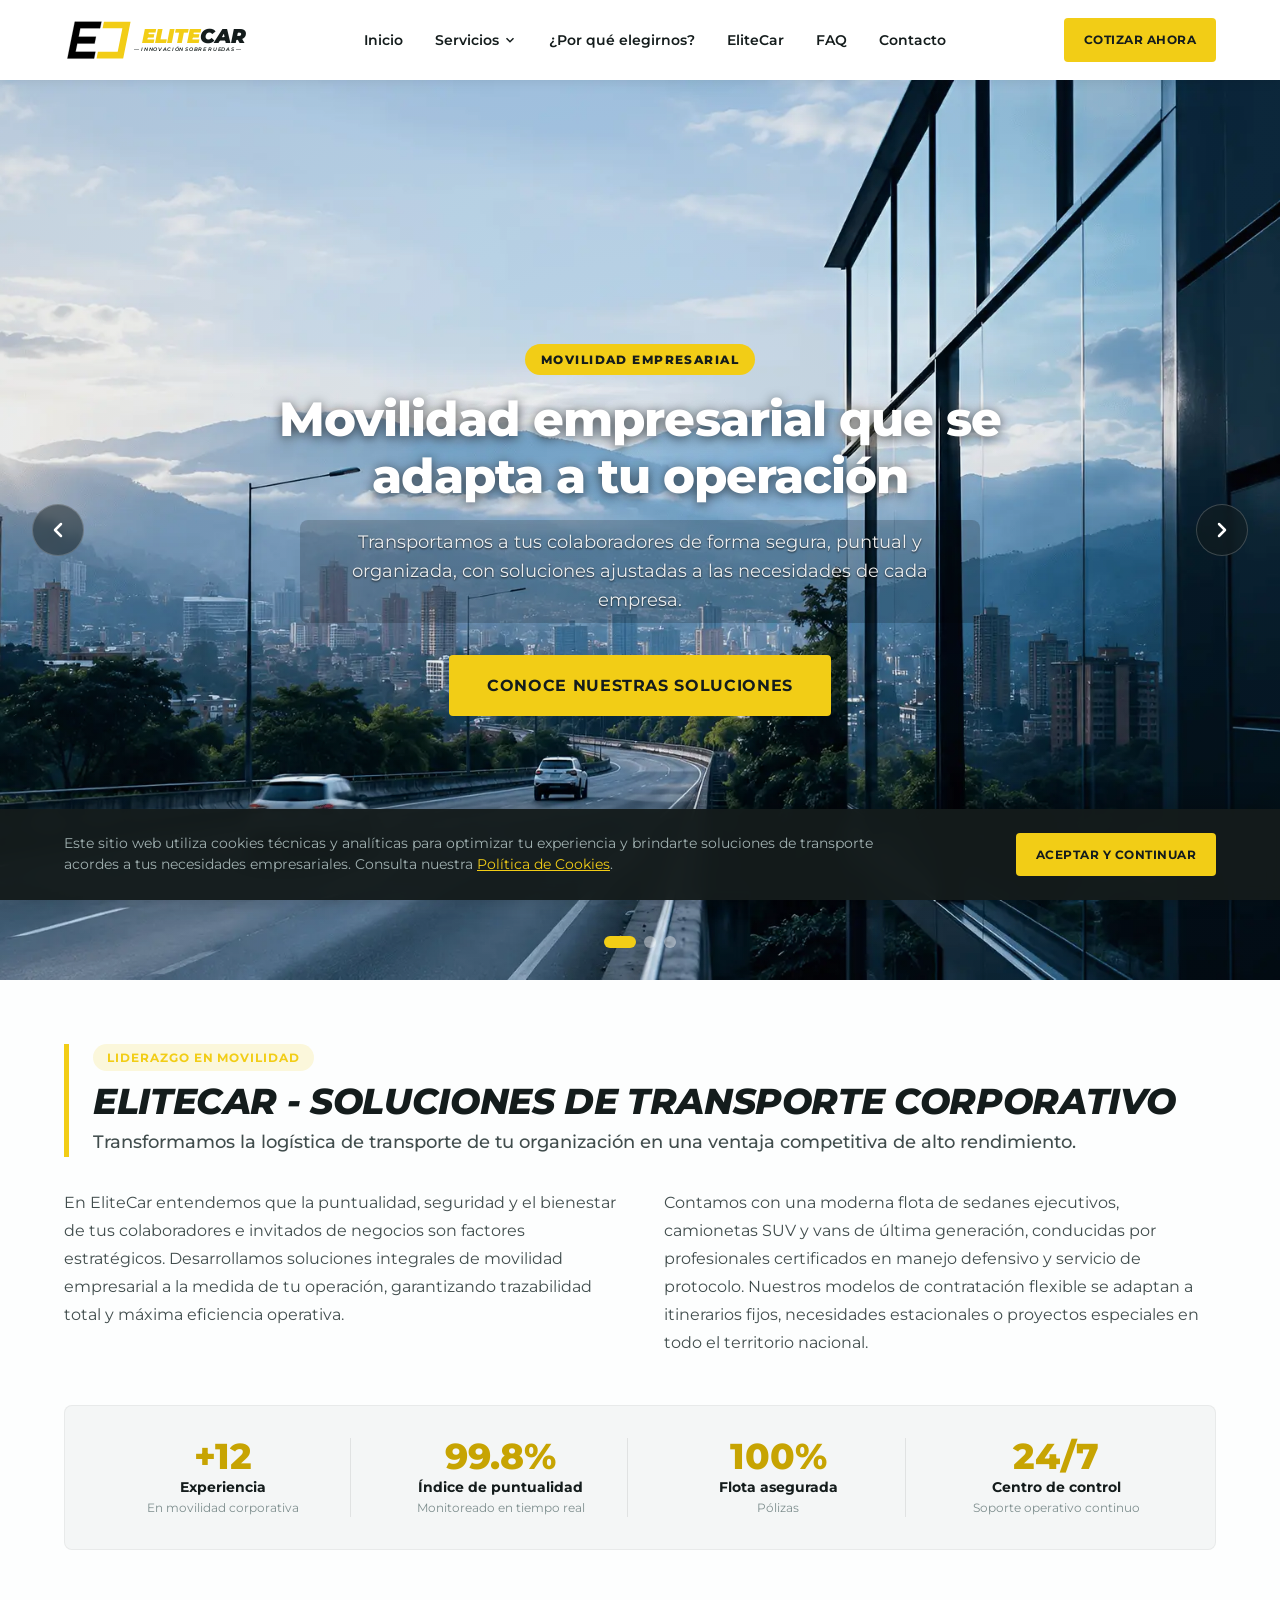
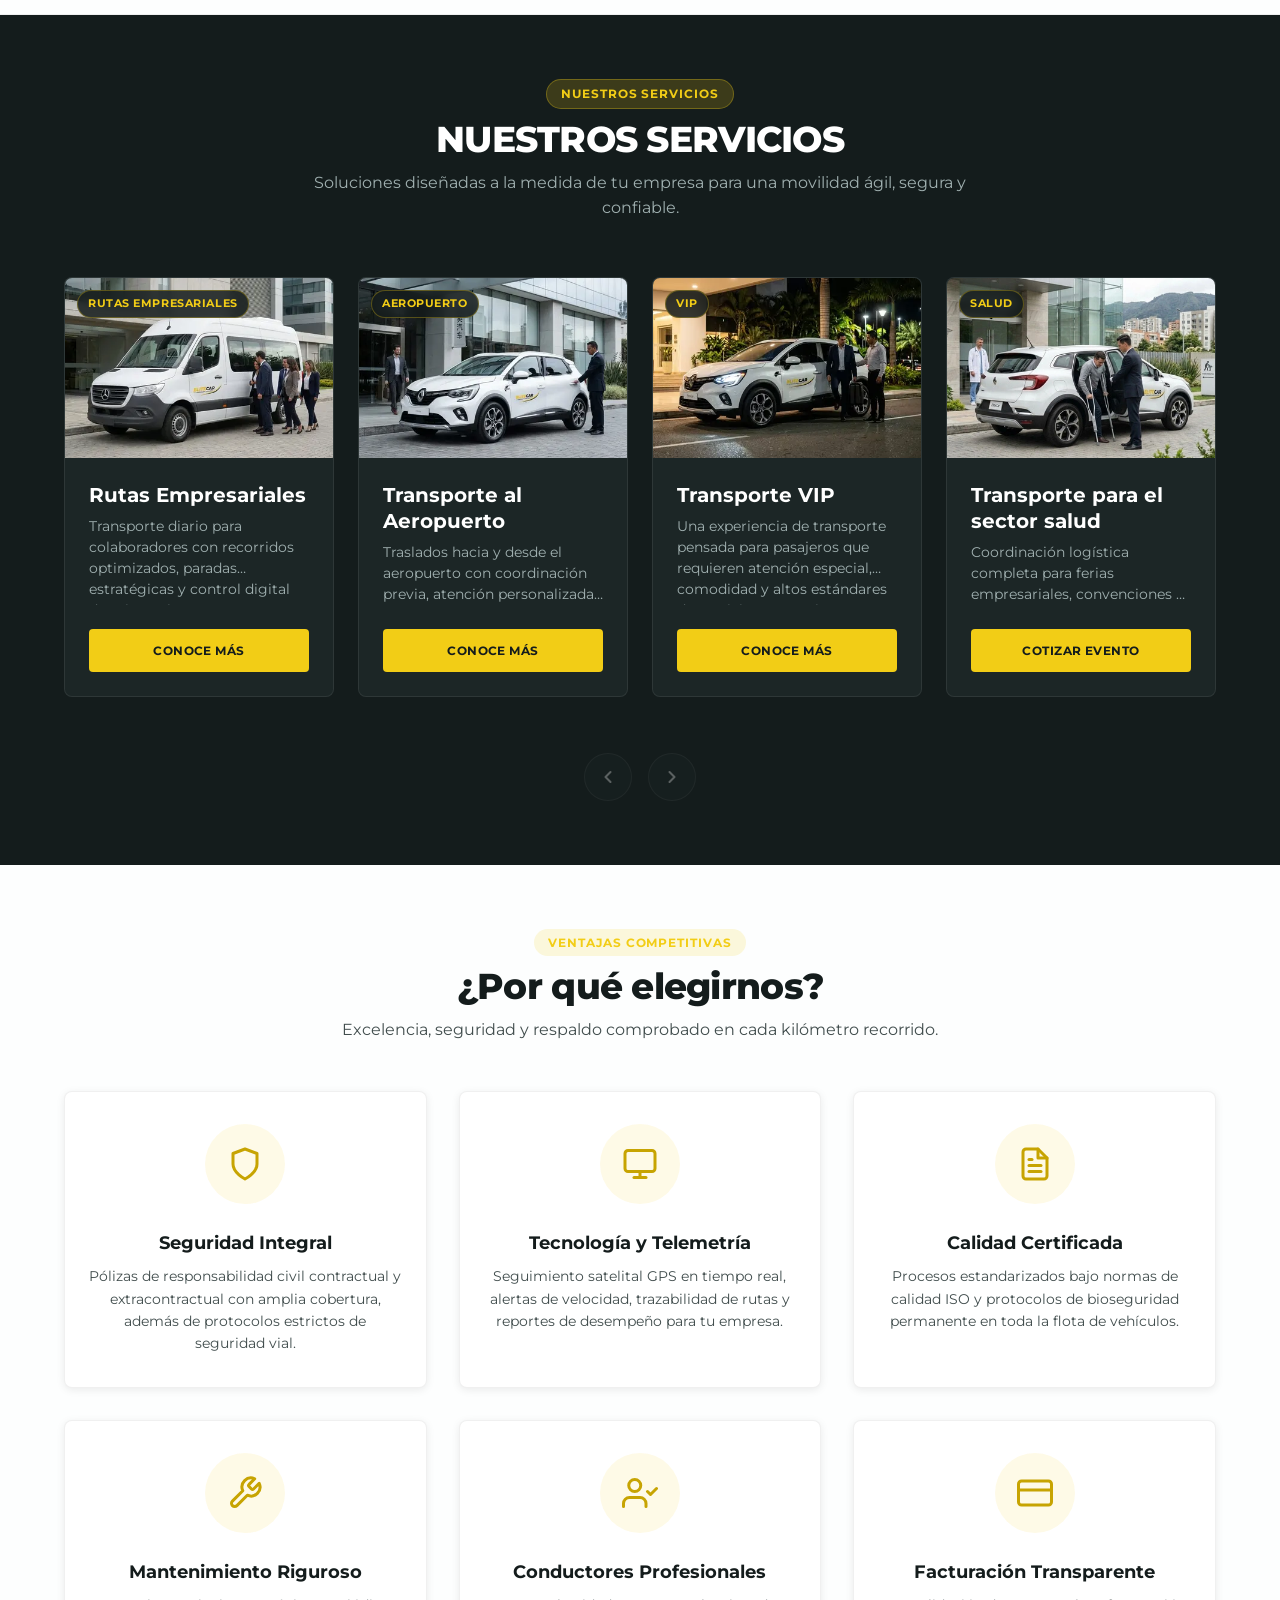
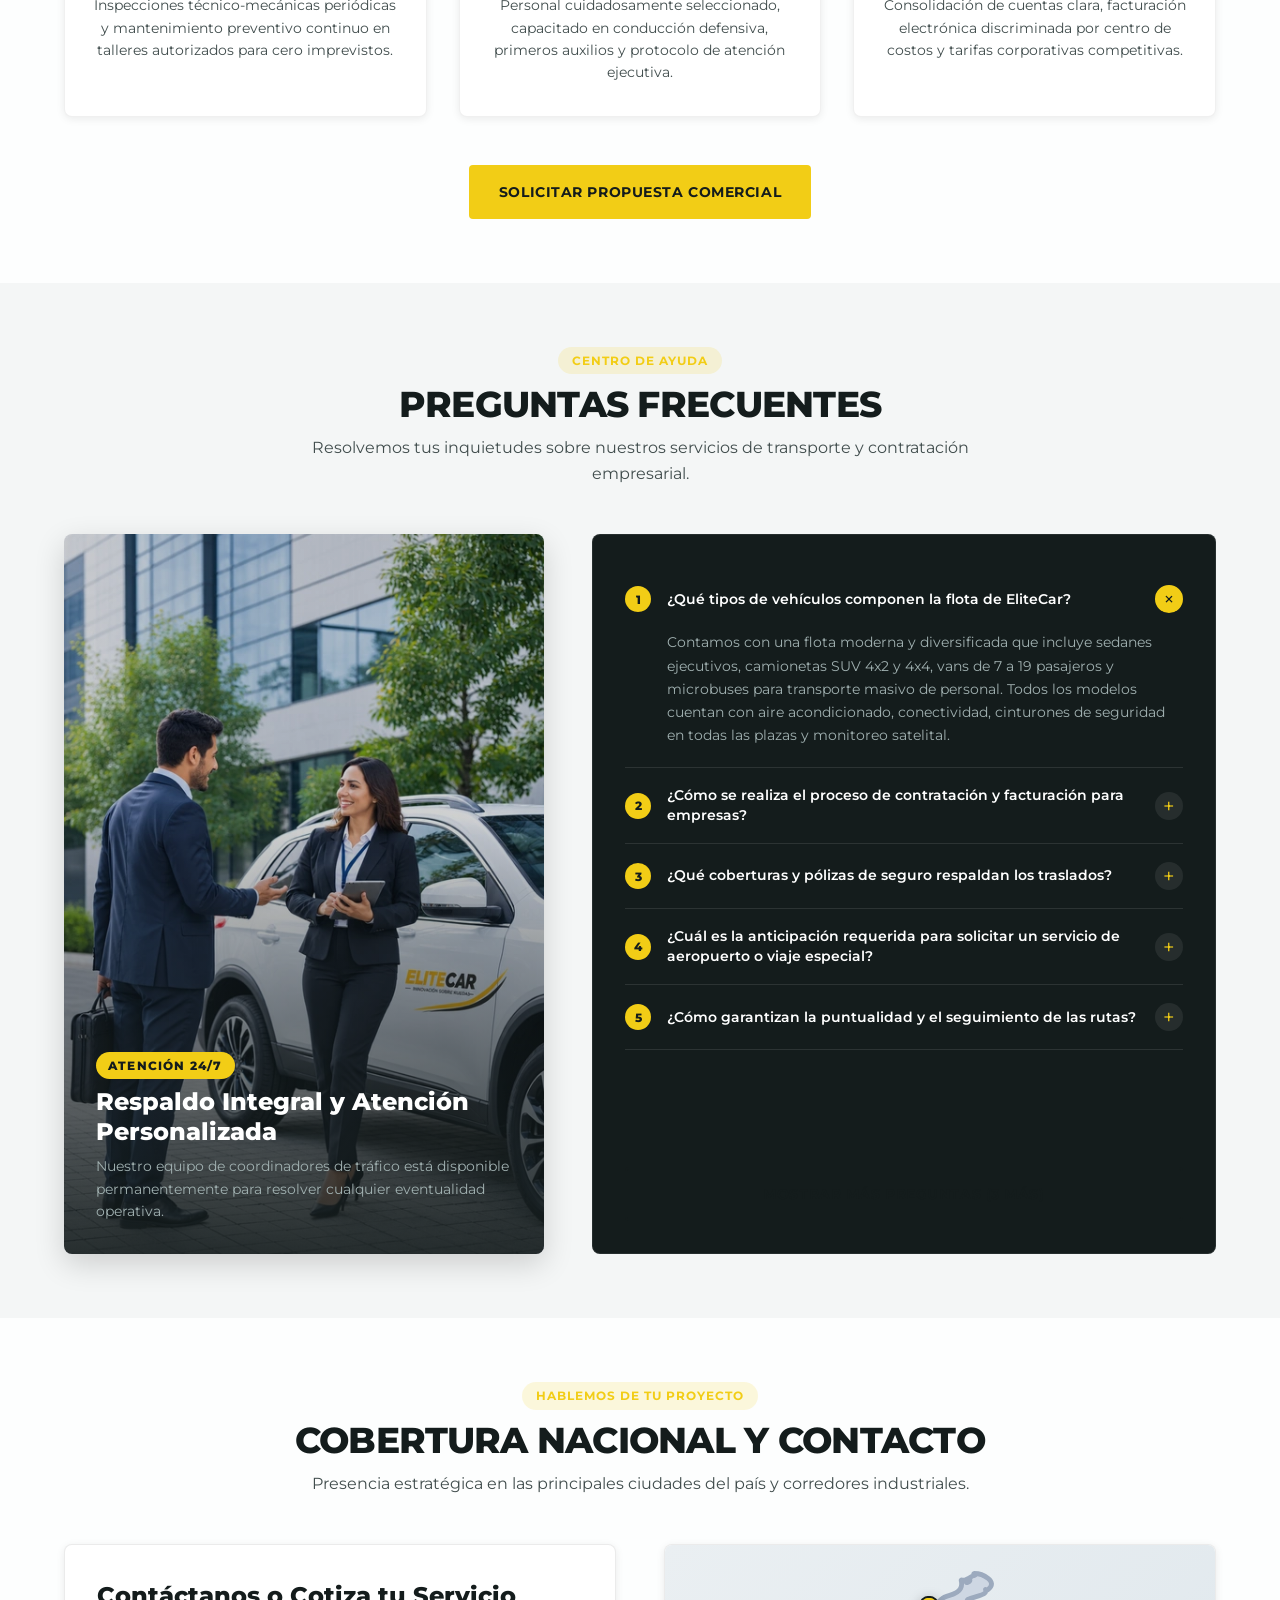
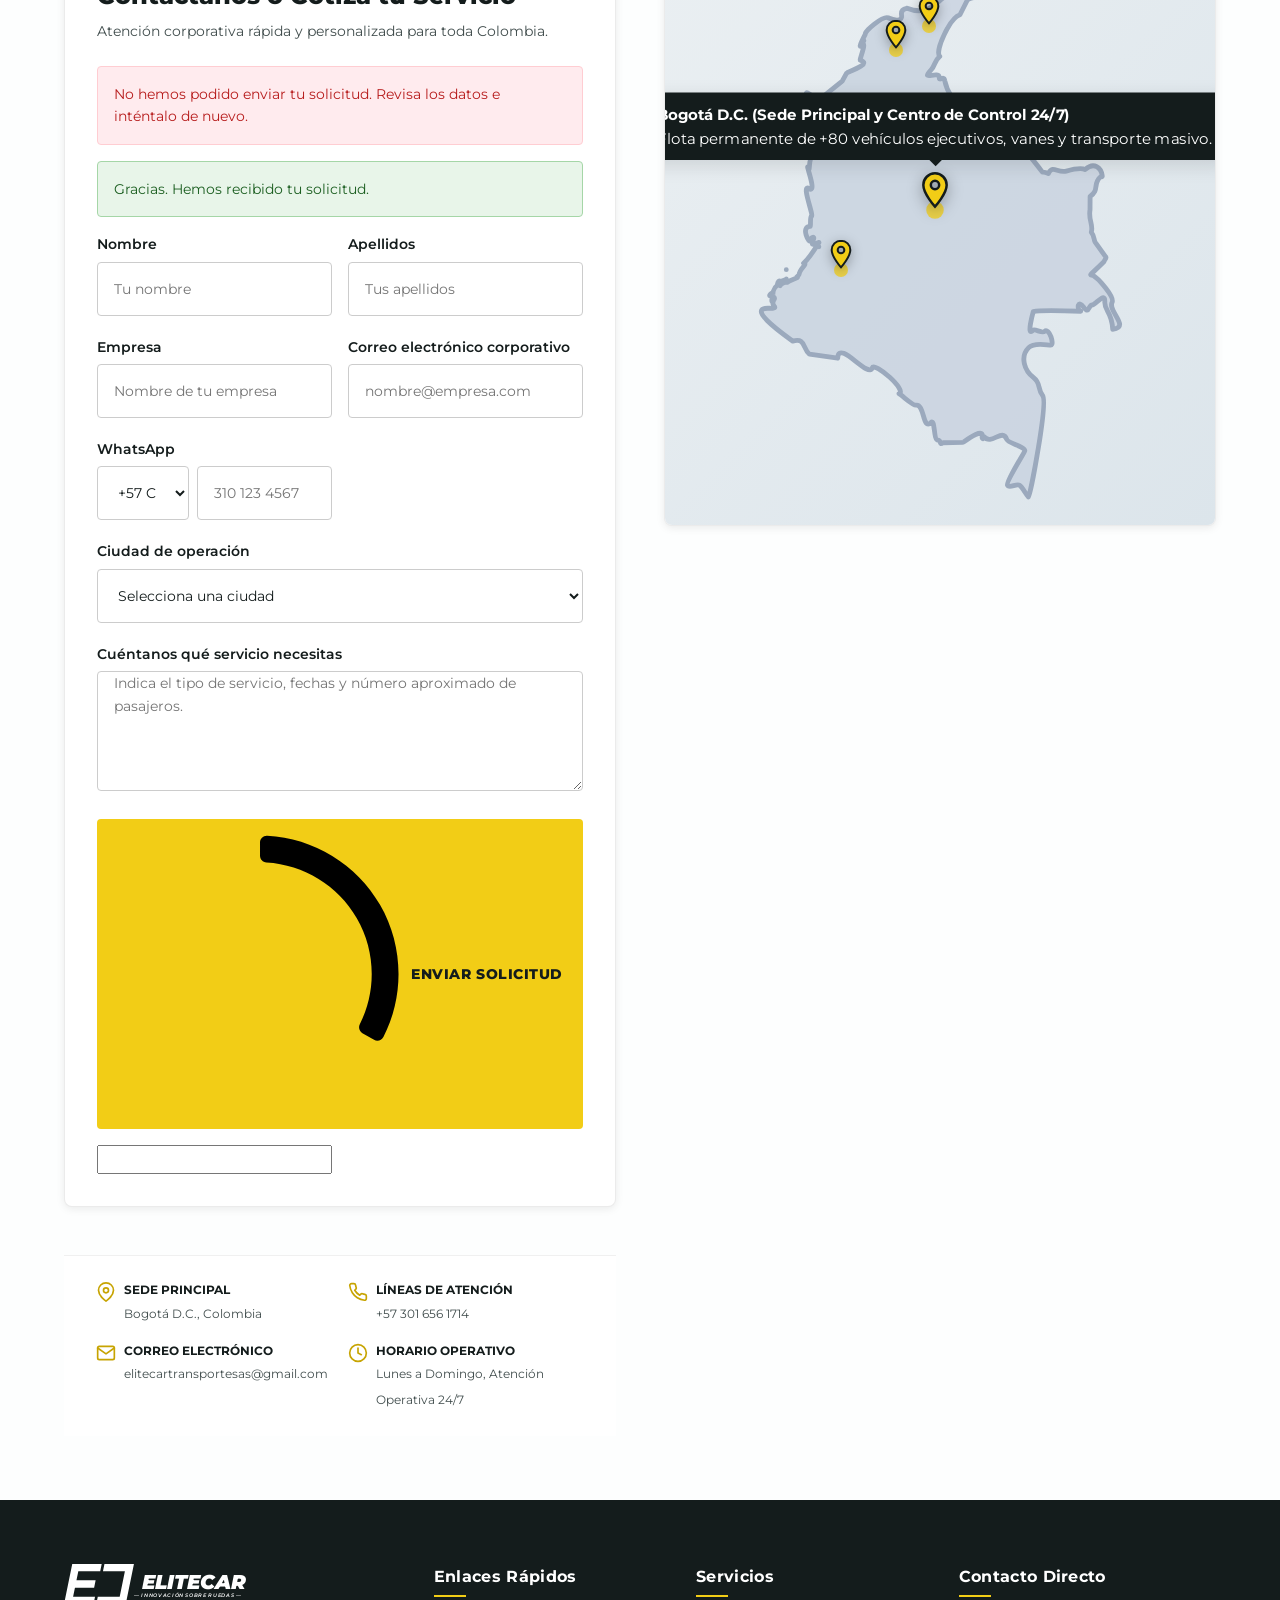
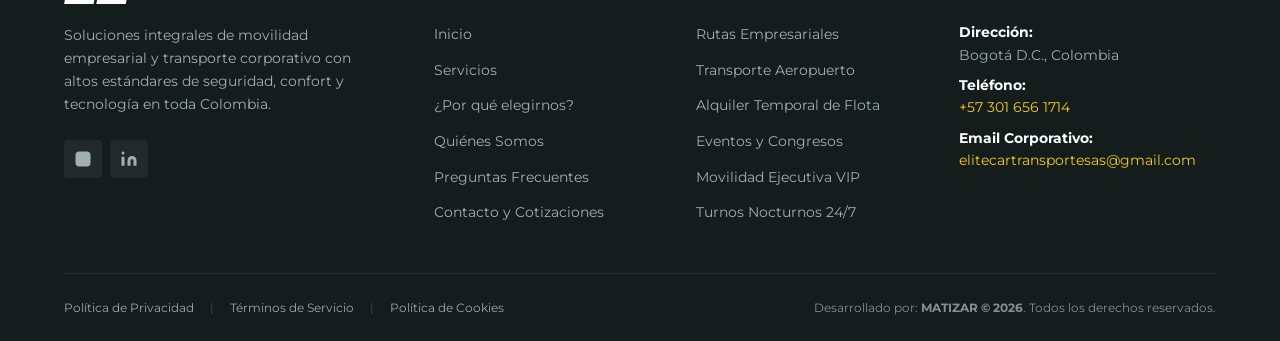
<file: index.html>
<!DOCTYPE html>
<html lang="es">

<head>
  <meta charset="UTF-8">
  <meta name="viewport" content="width=device-width, initial-scale=1.0">
  <meta http-equiv="X-UA-Compatible" content="IE=edge">

  <!-- SEO Primary Meta Tags -->
  <title>EliteCar - Soluciones de Transporte Corporativo en Colombia</title>
  <meta name="description"
    content="EliteCar ofrece transporte empresarial, rutas corporativas para colaboradores, transfer aeropuerto y alquiler de flota ejecutiva en Colombia. Flota moderna con telemetría GPS y conductores certificados.">
  <meta name="keywords"
    content="transporte empresarial, rutas corporativas, transporte aeropuerto bogota, alquiler camionetas ejecutivas, movilidad corporativa colombia, van ejecutiva">
  <meta name="author" content="MATIZAR 2026 / EliteCar">
  <meta name="robots" content="index, follow">

  <!-- Open Graph / Facebook / LinkedIn -->
  <meta property="og:type" content="website">
  <meta property="og:url" content="https://www.elitecar.com.co/">
  <meta property="og:title" content="EliteCar - Innovación sobre ruedas | Transporte Empresarial">
  <meta property="og:description"
    content="Soluciones integrales de movilidad empresarial y transporte corporativo con altos estándares de seguridad y puntualidad.">
  <!-- JSON:SOCIAL_IMAGE:START -->
<meta property="og:image" content="https://www.elitecar.com.co/assets/images/opengraph/open-graph-rz-sm.jpg">
<!-- JSON:SOCIAL_IMAGE:END -->
  <meta property="og:locale" content="es_CO">
  <meta property="og:site_name" content="EliteCar">

  <!-- Twitter Card -->
  <meta name="twitter:card" content="summary_large_image">
  <meta name="twitter:url" content="https://www.elitecar.com.co/">
  <meta name="twitter:title" content="EliteCar - Transporte Corporativo en Colombia">
  <meta name="twitter:description"
    content="Rutas empresariales, transfer aeropuerto y alquiler de vehículos ejecutivos para empresas.">
  <!-- JSON:TWITTER_IMAGE:START -->
<meta name="twitter:image" content="https://www.elitecar.com.co/assets/images/opengraph/open-graph-rz-sm.jpg">
<!-- JSON:TWITTER_IMAGE:END -->

  <!-- Canonical URL -->
  <link rel="canonical" href="https://www.elitecar.com.co/">

  <link rel="stylesheet" href="https://sibforms.com/forms/end-form/build/sib-styles.css">
  <!-- Stylesheet -->
  <link rel="stylesheet" href="assets/css/styles.css">

  <!-- Google Tag Manager (loaded from data/site-config.json) -->
  <script src="assets/js/gtm-loader.js"></script>

  <!-- Schema.org JSON-LD Structured Data -->
  <!-- JSON:BUSINESS_SCHEMA:START -->
<script type="application/ld+json">{"image":"https://www.elitecar.com.co/assets/images/hero/hero_01_movilidad-empresarial.webp","url":"https://www.elitecar.com.co/","description":"Transformamos la logística de transporte de tu organización en una ventaja competitiva de alto rendimiento.","@type":"LocalBusiness","telephone":"+57 (601) 745-8890","@context":"https://schema.org","name":"EliteCar Soluciones de Transporte S.A.S.","address":"Carrera 7 # 116-50, Oficina 502, Bogotá","areaServed":["Bogotá D.C.","Medellín","Cali","Barranquilla","Cartagena"],"email":"contacto@elitecar.com.co"}</script>
<!-- JSON:BUSINESS_SCHEMA:END -->
  <!-- JSON:FAQ_SCHEMA:START -->
<script type="application/ld+json">{"@context":"https://schema.org","mainEntity":[{"acceptedAnswer":{"text":"Contamos con una flota moderna y diversificada que incluye sedanes ejecutivos, camionetas SUV 4x2 y 4x4, vans de 7 a 19 pasajeros y microbuses para transporte masivo de personal. Todos los modelos cuentan con aire acondicionado, conectividad, cinturones de seguridad en todas las plazas y monitoreo satelital.","@type":"Answer"},"name":"¿Qué tipos de vehículos componen la flota de EliteCar?","@type":"Question"},{"acceptedAnswer":{"text":"Diseñamos un contrato marco de prestación de servicios ajustado a las necesidades de tu empresa (tiempo fijo, por demanda o bolsa de horas). La facturación se emite de forma electrónica quincenal o mensual, acompañada de un informe detallado de servicios, fechas, usuarios transportados y centros de costos.","@type":"Answer"},"name":"¿Cómo se realiza el proceso de contratación y facturación para empresas?","@type":"Question"},{"acceptedAnswer":{"text":"Todos nuestros servicios operan con pólizas de Responsabilidad Civil Contractual (RCC) y Extracontractual (RCE) vigentes ante el Ministerio de Transporte de Colombia, con coberturas extendidas que protegen a los pasajeros, equipaje y terceros durante todo el trayecto.","@type":"Answer"},"name":"¿Qué coberturas y pólizas de seguro respaldan los traslados?","@type":"Question"},{"acceptedAnswer":{"text":"Para traslados ejecutivos al aeropuerto recomendamos reservar con un mínimo de 4 a 6 horas de anticipación. Para eventos corporativos de gran escala o rutas continuas de personal, coordinamos la logística con 48 horas previas para garantizar asignación de flota dedicada y verificación de itinerarios.","@type":"Answer"},"name":"¿Cuál es la anticipación requerida para solicitar un servicio de aeropuerto o viaje especial?","@type":"Question"},{"acceptedAnswer":{"text":"Nuestra central operativa monitorea el 100% de los vehículos mediante telemetría GPS en tiempo real. Esto nos permite anticipar congestiones de tráfico, ajustar rutas dinámicas, controlar límites de velocidad y enviar notificaciones de llegada tanto al coordinador de la empresa como al usuario.","@type":"Answer"},"name":"¿Cómo garantizan la puntualidad y el seguimiento de las rutas?","@type":"Question"},{"acceptedAnswer":{"text":"Sí, nuestros conductores pasan por rigurosos exámenes psicotécnicos, verificación de antecedentes y capacitaciones periódicas en manejo defensivo, primeros auxilios, normatividad vial nacional y protocolo de atención ejecutiva y confidencialidad.","@type":"Answer"},"name":"¿Los conductores cuentan con formación y certificación profesional?","@type":"Question"},{"acceptedAnswer":{"text":"Tenemos centros de operación y base permanente en Bogotá, Medellín, Cali, Barranquilla y Cartagena, y prestamos servicios intermunicipales y departamentales en todo el territorio colombiano según el requerimiento de tu compañía.","@type":"Answer"},"name":"¿Ofrecen cobertura a nivel nacional o únicamente en ciudades principales?","@type":"Question"},{"acceptedAnswer":{"text":"Sí, disponemos de camionetas SUV y vehículos blindados niveles II, III y IV con conductores escolta certificados por la Superintendencia de Vigilancia y Seguridad Privada, previa programación y evaluación de protocolo de seguridad.","@type":"Answer"},"name":"¿Disponen de vehículos blindados para ejecutivos o delegaciones de alta seguridad?","@type":"Question"}],"@type":"FAQPage"}</script>
<!-- JSON:FAQ_SCHEMA:END -->
  <!-- Favicon y Accesos Directos -->
  <link rel="icon" type="image/png" href="/favicon-96x96.png" sizes="96x96" />
  <link rel="icon" type="image/svg+xml" href="/favicon.svg" />
  <link rel="shortcut icon" href="/favicon.ico" />
  <link rel="apple-touch-icon" sizes="180x180" href="/apple-touch-icon.png" />
  <link rel="manifest" href="/site.webmanifest" />
</head>

<body>

  <!-- ==================== SITE HEADER ==================== -->
  <header class="site-header" id="site-header">
    <div class="container header-container">
      <!-- Brand Logo -->
      <a href="index.html" class="site-logo" aria-label="EliteCar Inicio">
        <div class="logo-symbol"><img src="assets/images/logo/imagotipo-ec.svg" alt="Logo EliteCar"></div>
        <div class="logo-text-group">
          <span class="logo-text">ELITE<span>CAR</span></span>
          <span class="logo-subtext">— INNOVACIÓN SOBRE RUEDAS —</span>
        </div>
      </a>

      <!-- Desktop & Mobile Navigation Menu -->
      <nav class="nav-menu" id="nav-menu" aria-label="Navegación principal">
        <!-- JSON:NAVIGATION:START -->
<div class="nav-item"><a href="index.html" class="nav-link">Inicio</a></div>
<div class="nav-item has-dropdown">
  <a href="index.html#servicios" class="nav-link" aria-haspopup="true" aria-expanded="false">
    Servicios
    <svg class="dropdown-chevron" viewBox="0 0 24 24" fill="none" stroke="currentColor" stroke-width="2.5">
      <polyline points="6 9 12 15 18 9"></polyline>
    </svg>
  </a>
  <div class="dropdown-menu" role="menu"><a href="services/rutas-empresariales.html" class="dropdown-link" role="menuitem">Rutas Empresariales</a>
<a href="services/transporte-aeropuerto.html" class="dropdown-link" role="menuitem">Transporte Aeropuerto</a>
<a href="services/alquiler-temporal.html" class="dropdown-link" role="menuitem">Alquiler Temporal</a></div>
</div>
<div class="nav-item"><a href="index.html#beneficios" class="nav-link">¿Por qué elegirnos?</a></div>
<div class="nav-item"><a href="quienes-somos.html" class="nav-link">EliteCar</a></div>
<div class="nav-item"><a href="index.html#faq" class="nav-link">FAQ</a></div>
<div class="nav-item"><a href="index.html#contacto" class="nav-link">Contacto</a></div>
<!-- JSON:NAVIGATION:END -->
      </nav>

      <!-- Header CTA & Mobile Toggle Button -->
      <div style="display: flex; align-items: center; gap: 16px;">
        <!-- JSON:HEADER_CTA:START -->
<a href="index.html#contacto" class="btn btn-sm header-cta-btn">COTIZAR AHORA</a>
<!-- JSON:HEADER_CTA:END -->
        <button class="menu-toggle" id="menu-toggle" aria-label="Abrir menú" aria-expanded="false"
          aria-controls="nav-menu">
          <span class="hamburger-icon"></span>
        </button>
      </div>
    </div>
  </header>

  <main>
    <!-- ==================== HERO SLIDER ==================== -->
    <section class="hero-slider-section" aria-label="Destacados y Soluciones de Movilidad">
      <div class="slider-wrapper">
        <div class="slider-track">
          <!-- JSON:SLIDER:START -->
<div class="slide-item active">
  <img src="assets/images/hero/hero_01_movilidad-empresarial.webp" alt="Flota de vehículos ejecutivos y movilidad corporativa en ciudad" class="slide-image">
  <div class="slide-overlay"></div>
  <div class="slide-content">
    <span class="slide-badge">MOVILIDAD EMPRESARIAL</span>
    <h1 class="slide-title">Movilidad empresarial que se adapta a tu operación</h1>
    <p class="slide-subtitle">Transportamos a tus colaboradores de forma segura, puntual y organizada, con soluciones ajustadas a las necesidades de cada empresa.</p>
    <a href="#servicios" class="btn hero-cta">CONOCE NUESTRAS SOLUCIONES</a>
  </div>
</div>
<div class="slide-item">
  <img src="assets/images/hero/hero_02_servicio-vip.webp" alt="Transporte de personal y rutas corporativas seguras" class="slide-image">
  <div class="slide-overlay"></div>
  <div class="slide-content">
    <span class="slide-badge">SERVICIO VIP</span>
    <h2 class="slide-title">Una experiencia ejecutiva en cada traslado.</h2>
    <p class="slide-subtitle">Transporte VIP con atención personalizada, altos estándares de servicio y soluciones pensadas para tus pasajeros más importantes.</p>
    <a href="#contacto" class="btn hero-cta">Solicitar servicio VIP</a>
  </div>
</div>
<div class="slide-item">
  <img src="assets/images/hero/hero_03_tecnologia.webp" alt="Vehículo ejecutivo de alta gama para traslados y aeropuerto" class="slide-image">
  <div class="slide-overlay"></div>
  <div class="slide-content">
    <span class="slide-badge">TECNOLOGÍA</span>
    <h2 class="slide-title">Tecnología para tener el control de cada viaje.</h2>
    <p class="slide-subtitle">Integramos tecnología y gestión operativa para facilitar la programación, seguimiento y trazabilidad de tus servicios de transporte.</p>
    <a href="services/transporte-aeropuerto.html" class="btn hero-cta">Conoce nuestra tecnología</a>
  </div>
</div>
<!-- JSON:SLIDER:END -->
        </div>

        <!-- Slider Navigation Controls -->
        <button class="slider-arrow slider-arrow-prev" aria-label="Diapositiva anterior">
          <svg width="24" height="24" viewBox="0 0 24 24" fill="none" stroke="currentColor" stroke-width="2.5"
            stroke-linecap="round" stroke-linejoin="round">
            <polyline points="15 18 9 12 15 6"></polyline>
          </svg>
        </button>
        <button class="slider-arrow slider-arrow-next" aria-label="Siguiente diapositiva">
          <svg width="24" height="24" viewBox="0 0 24 24" fill="none" stroke="currentColor" stroke-width="2.5"
            stroke-linecap="round" stroke-linejoin="round">
            <polyline points="9 18 15 12 9 6"></polyline>
          </svg>
        </button>

        <!-- Dots Indicators -->
        <div class="slider-dots" role="tablist" aria-label="Controles del carrusel"></div>
      </div>
    </section>

    <!-- ==================== CORPORATE PRESENTATION BLOCK ==================== -->
    <section class="section section-corporate" id="corporativo">
      <div class="container">
        <div class="corporate-header">
          <!-- JSON:CORPORATE_BADGE:START -->
<span class="badge-tag">LIDERAZGO EN MOVILIDAD</span>
<!-- JSON:CORPORATE_BADGE:END -->
          <!-- JSON:CORPORATE_TITLE:START -->
<h2 class="corporate-headline">ELITECAR - SOLUCIONES DE TRANSPORTE CORPORATIVO</h2>
<!-- JSON:CORPORATE_TITLE:END -->
          <!-- JSON:CORPORATE_LEAD:START -->
<p class="corporate-lead">Transformamos la logística de transporte de tu organización en una ventaja competitiva de alto rendimiento.</p>
<!-- JSON:CORPORATE_LEAD:END -->
        </div>

        <div class="corporate-grid">
          <!-- JSON:CORPORATE_COLUMNS:START -->
<div class="corporate-text-column"><p>En EliteCar entendemos que la puntualidad, seguridad y el bienestar de tus colaboradores e invitados de negocios son factores estratégicos. Desarrollamos soluciones integrales de movilidad empresarial a la medida de tu operación, garantizando trazabilidad total y máxima eficiencia operativa.</p></div>
<div class="corporate-text-column"><p>Contamos con una moderna flota de sedanes ejecutivos, camionetas SUV y vans de última generación, conducidas por profesionales certificados en manejo defensivo y servicio de protocolo. Nuestros modelos de contratación flexible se adaptan a itinerarios fijos, necesidades estacionales o proyectos especiales en todo el territorio nacional.</p></div>
<!-- JSON:CORPORATE_COLUMNS:END -->
        </div>

        <!-- Corporate Metrics -->
        <div class="metrics-grid">
          <!-- JSON:CORPORATE_METRICS:START -->
<div class="metric-card"><div class="metric-value">+12</div><div class="metric-label">Años de experiencia</div><div class="metric-detail">En movilidad corporativa</div></div>
<div class="metric-card"><div class="metric-value">99.8%</div><div class="metric-label">Índice de puntualidad</div><div class="metric-detail">Monitoreado en tiempo real</div></div>
<div class="metric-card"><div class="metric-value">100%</div><div class="metric-label">Flota asegurada</div><div class="metric-detail">Pólizas contractuales y extracontractuales</div></div>
<div class="metric-card"><div class="metric-value">24/7</div><div class="metric-label">Centro de control</div><div class="metric-detail">Soporte operativo continuo</div></div>
<!-- JSON:CORPORATE_METRICS:END -->
        </div>
      </div>
    </section>

    <!-- ==================== SERVICIOS SECTION ==================== -->
    <section class="section section-dark services-section" id="servicios">
      <div class="container">
        <div class="section-header">
          <span class="badge-tag">NUESTROS SERVICIOS</span>
          <!-- JSON:SERVICES_TITLE:START -->
<h2 class="section-title">NUESTROS SERVICIOS</h2>
<!-- JSON:SERVICES_TITLE:END -->
          <!-- JSON:SERVICES_SUBTITLE:START -->
<p class="section-subtitle">Soluciones diseñadas a la medida de tu empresa para una movilidad ágil, segura y confiable.</p>
<!-- JSON:SERVICES_SUBTITLE:END -->
        </div>

        <!-- Carousel Container -->
        <div class="services-carousel-wrapper">
          <div class="services-track">
            <!-- JSON:SERVICES:START -->
<article class="service-card" data-service-id="rutas-empresariales">
  <div class="service-card-media"><img src="https://images.unsplash.com/photo-1549399542-7e3f8b79c341?auto=format&amp;fit=crop&amp;w=800&amp;q=80" alt="Rutas empresariales y transporte de personal diario" class="service-card-img" loading="lazy"><span class="service-card-category">Commuting Corporativo</span></div>
  <div class="service-card-body"><h3 class="service-card-title">Rutas Empresariales</h3><p class="service-card-desc">Transporte diario para colaboradores con recorridos optimizados, paradas estratégicas y control digital de asistencia.</p><a href="services/rutas-empresariales.html" class="btn btn-sm service-card-cta">CONOCE MÁS</a></div>
</article>
<article class="service-card" data-service-id="transporte-aeropuerto">
  <div class="service-card-media"><img src="https://images.unsplash.com/photo-1503376780353-7e6692767b70?auto=format&amp;fit=crop&amp;w=800&amp;q=80" alt="Servicio de transporte al aeropuerto para ejecutivos" class="service-card-img" loading="lazy"><span class="service-card-category">Traslados VIP</span></div>
  <div class="service-card-body"><h3 class="service-card-title">Transporte Aeropuerto</h3><p class="service-card-desc">Traslados puntuales desde y hacia terminales aéreas, con monitoreo de vuelos en tiempo real y recepción con placa personalizada.</p><a href="services/transporte-aeropuerto.html" class="btn btn-sm service-card-cta">CONOCE MÁS</a></div>
</article>
<article class="service-card" data-service-id="alquiler-temporal">
  <div class="service-card-media"><img src="https://images.unsplash.com/photo-1563720223185-11003d516935?auto=format&amp;fit=crop&amp;w=800&amp;q=80" alt="Alquiler corporativo de camionetas y vehículos ejecutivos" class="service-card-img" loading="lazy"><span class="service-card-category">Renting Flexible</span></div>
  <div class="service-card-body"><h3 class="service-card-title">Alquiler Temporal de Flota</h3><p class="service-card-desc">Vehículos modernos con o sin conductor por días, semanas o meses, sin costos imprevistos ni trámites burocráticos.</p><a href="services/alquiler-temporal.html" class="btn btn-sm service-card-cta">CONOCE MÁS</a></div>
</article>
<article class="service-card" data-service-id="eventos-congresos">
  <div class="service-card-media"><img src="https://images.unsplash.com/photo-1570125909232-eb263c188f7e?auto=format&amp;fit=crop&amp;w=800&amp;q=80" alt="Transporte especializado para eventos corporativos y ferias" class="service-card-img" loading="lazy"><span class="service-card-category">Logística Integral</span></div>
  <div class="service-card-body"><h3 class="service-card-title">Eventos y Congresos</h3><p class="service-card-desc">Coordinación logística completa para ferias empresariales, convenciones y eventos masivos con flota sincronizada.</p><a href="#contacto" class="btn btn-sm service-card-cta">COTIZAR EVENTO</a></div>
</article>
<article class="service-card" data-service-id="movilidad-vip">
  <div class="service-card-media"><img src="https://images.unsplash.com/photo-1550355291-bbee04a92027?auto=format&amp;fit=crop&amp;w=800&amp;q=80" alt="Sedán premium para transporte de alta dirección" class="service-card-img" loading="lazy"><span class="service-card-category">Alta Dirección</span></div>
  <div class="service-card-body"><h3 class="service-card-title">Movilidad Ejecutiva VIP</h3><p class="service-card-desc">Sedanes premium y camionetas blindadas de gama alta para juntas directivas, dignatarios y visitas diplomáticas.</p><a href="#contacto" class="btn btn-sm service-card-cta">SOLICITAR SERVICIO</a></div>
</article>
<article class="service-card" data-service-id="transporte-turnos">
  <div class="service-card-media"><img src="https://images.unsplash.com/photo-1517524008697-84bbe3c3fd98?auto=format&amp;fit=crop&amp;w=800&amp;q=80" alt="Transporte seguro para colaboradores en horarios nocturnos" class="service-card-img" loading="lazy"><span class="service-card-category">Operación 24 Horas</span></div>
  <div class="service-card-body"><h3 class="service-card-title">Turnos Especiales y Nocturnos</h3><p class="service-card-desc">Movilidad puerta a puerta garantizada para turnos rotativos en centros de contacto, industria, salud y centros de distribución.</p><a href="#contacto" class="btn btn-sm service-card-cta">CONSULTAR PLAN</a></div>
</article>
<!-- JSON:SERVICES:END -->
          </div>
        </div>

        <!-- Carousel Desktop/Tablet Arrows -->
        <div class="services-controls">
          <button class="carousel-btn carousel-btn-prev" aria-label="Servicio anterior">
            <svg width="20" height="20" viewBox="0 0 24 24" fill="none" stroke="currentColor" stroke-width="2.5"
              stroke-linecap="round" stroke-linejoin="round">
              <polyline points="15 18 9 12 15 6"></polyline>
            </svg>
          </button>
          <button class="carousel-btn carousel-btn-next" aria-label="Siguiente servicio">
            <svg width="20" height="20" viewBox="0 0 24 24" fill="none" stroke="currentColor" stroke-width="2.5"
              stroke-linecap="round" stroke-linejoin="round">
              <polyline points="9 18 15 12 9 6"></polyline>
            </svg>
          </button>
        </div>

        <!-- Mobile "Ver más" Button -->
        <div class="services-mobile-toggle">
          <button class="btn btn-secondary btn-block btn-toggle-services">▼ VER MÁS SERVICIOS</button>
        </div>
      </div>
    </section>

    <!-- ==================== BENEFICIOS SECTION ==================== -->
    <section class="section" id="beneficios">
      <div class="container">
        <div class="section-header">
          <span class="badge-tag">VENTAJAS COMPETITIVAS</span>
          <!-- JSON:BENEFITS_TITLE:START -->
<h2 class="section-title">¿Por qué elegirnos?</h2>
<!-- JSON:BENEFITS_TITLE:END -->
          <!-- JSON:BENEFITS_SUBTITLE:START -->
<p class="section-subtitle">Excelencia, seguridad y respaldo comprobado en cada kilómetro recorrido.</p>
<!-- JSON:BENEFITS_SUBTITLE:END -->
        </div>

        <div class="benefits-grid">
          <!-- JSON:BENEFITS:START -->
<div class="benefit-card">
  <div class="benefit-icon-wrapper"><svg class="benefit-icon" viewBox="0 0 24 24"><path d="M12 22s8-4 8-10V5l-8-3-8 3v7c0 6 8 10 8 10z"></path></svg></div>
  <h3 class="benefit-title">Seguridad Integral</h3>
  <p class="benefit-desc">Pólizas de responsabilidad civil contractual y extracontractual con amplia cobertura, además de protocolos estrictos de seguridad vial.</p>
</div>
<div class="benefit-card">
  <div class="benefit-icon-wrapper"><svg class="benefit-icon" viewBox="0 0 24 24"><rect x="2" y="3" width="20" height="14" rx="2" ry="2"></rect><line x1="8" y1="21" x2="16" y2="21"></line><line x1="12" y1="17" x2="12" y2="21"></line></svg></div>
  <h3 class="benefit-title">Tecnología y Telemetría</h3>
  <p class="benefit-desc">Seguimiento satelital GPS en tiempo real, alertas de velocidad, trazabilidad de rutas y reportes de desempeño para tu empresa.</p>
</div>
<div class="benefit-card">
  <div class="benefit-icon-wrapper"><svg class="benefit-icon" viewBox="0 0 24 24"><path d="M14 2H6a2 2 0 0 0-2 2v16a2 2 0 0 0 2 2h12a2 2 0 0 0 2-2V8z"></path><polyline points="14 2 14 8 20 8"></polyline><line x1="16" y1="13" x2="8" y2="13"></line><line x1="16" y1="17" x2="8" y2="17"></line><polyline points="10 9 9 9 8 9"></polyline></svg></div>
  <h3 class="benefit-title">Calidad Certificada</h3>
  <p class="benefit-desc">Procesos estandarizados bajo normas de calidad ISO y protocolos de bioseguridad permanente en toda la flota de vehículos.</p>
</div>
<div class="benefit-card">
  <div class="benefit-icon-wrapper"><svg class="benefit-icon" viewBox="0 0 24 24"><path d="M14.7 6.3a1 1 0 0 0 0 1.4l1.6 1.6a1 1 0 0 0 1.4 0l3.77-3.77a6 6 0 0 1-7.94 7.94l-6.91 6.91a2.12 2.12 0 0 1-3-3l6.91-6.91a6 6 0 0 1 7.94-7.94l-3.76 3.76z"></path></svg></div>
  <h3 class="benefit-title">Mantenimiento Riguroso</h3>
  <p class="benefit-desc">Inspecciones técnico-mecánicas periódicas y mantenimiento preventivo continuo en talleres autorizados para cero imprevistos.</p>
</div>
<div class="benefit-card">
  <div class="benefit-icon-wrapper"><svg class="benefit-icon" viewBox="0 0 24 24"><path d="M16 21v-2a4 4 0 0 0-4-4H5a4 4 0 0 0-4 4v2"></path><circle cx="8.5" cy="7" r="4"></circle><polyline points="17 11 19 13 23 9"></polyline></svg></div>
  <h3 class="benefit-title">Conductores Profesionales</h3>
  <p class="benefit-desc">Personal cuidadosamente seleccionado, capacitado en conducción defensiva, primeros auxilios y protocolo de atención ejecutiva.</p>
</div>
<div class="benefit-card">
  <div class="benefit-icon-wrapper"><svg class="benefit-icon" viewBox="0 0 24 24"><rect x="1" y="4" width="22" height="16" rx="2" ry="2"></rect><line x1="1" y1="10" x2="23" y2="10"></line></svg></div>
  <h3 class="benefit-title">Facturación Transparente</h3>
  <p class="benefit-desc">Consolidación de cuentas clara, facturación electrónica discriminada por centro de costos y tarifas corporativas competitivas.</p>
</div>
<!-- JSON:BENEFITS:END -->
        </div>

        <div class="benefits-cta-box">
          <!-- JSON:BENEFITS_CTA:START -->
<a href="#contacto" class="btn">SOLICITAR PROPUESTA COMERCIAL</a>
<!-- JSON:BENEFITS_CTA:END -->
        </div>
      </div>
    </section>

    <!-- ==================== FAQ ACCORDION SECTION ==================== -->
    <section class="section section-light-alt" id="faq">
      <div class="container">
        <div class="section-header">
          <span class="badge-tag">CENTRO DE AYUDA</span>
          <!-- JSON:FAQ_TITLE:START -->
<h2 class="section-title">PREGUNTAS FRECUENTES</h2>
<!-- JSON:FAQ_TITLE:END -->
          <!-- JSON:FAQ_SUBTITLE:START -->
<p class="section-subtitle">Resolvemos tus inquietudes sobre nuestros servicios de transporte y contratación empresarial.</p>
<!-- JSON:FAQ_SUBTITLE:END -->
        </div>

        <div class="faq-section-wrapper">
          <!-- Side Visual Card (Mockup Consistency) -->
          <div class="faq-side-image-card">
            <!-- JSON:FAQ_IMAGE:START -->
<img src="https://images.unsplash.com/photo-1549399542-7e3f8b79c341?auto=format&amp;fit=crop&amp;w=1000&amp;q=80" alt="Camioneta SUV ejecutiva EliteCar frente a edificio corporativo" class="faq-side-img" loading="lazy">
<!-- JSON:FAQ_IMAGE:END -->
            <div class="faq-image-overlay">
              <!-- JSON:FAQ_BADGE:START -->
<span class="faq-image-badge">ATENCIÓN 24/7</span>
<!-- JSON:FAQ_BADGE:END -->
              <h3 class="faq-image-title">Respaldo Integral y Atención Personalizada</h3>
              <p class="faq-image-text">Nuestro equipo de coordinadores de tráfico está disponible permanentemente para
                resolver cualquier eventualidad operativa.</p>
            </div>
          </div>

          <!-- Accordion Component -->
          <div class="faq-accordion-box">
            <div class="faq-list">
              <!-- JSON:FAQ:START -->
<div class="faq-item">
  <button class="faq-trigger" aria-expanded="false">
    <div class="faq-question-wrap"><span class="faq-number">1</span><span class="faq-question">¿Qué tipos de vehículos componen la flota de EliteCar?</span></div>
    <span class="faq-indicator">+</span>
  </button>
  <div class="faq-answer" aria-hidden="true"><div class="faq-answer-inner">Contamos con una flota moderna y diversificada que incluye sedanes ejecutivos, camionetas SUV 4x2 y 4x4, vans de 7 a 19 pasajeros y microbuses para transporte masivo de personal. Todos los modelos cuentan con aire acondicionado, conectividad, cinturones de seguridad en todas las plazas y monitoreo satelital.</div></div>
</div>
<div class="faq-item">
  <button class="faq-trigger" aria-expanded="false">
    <div class="faq-question-wrap"><span class="faq-number">2</span><span class="faq-question">¿Cómo se realiza el proceso de contratación y facturación para empresas?</span></div>
    <span class="faq-indicator">+</span>
  </button>
  <div class="faq-answer" aria-hidden="true"><div class="faq-answer-inner">Diseñamos un contrato marco de prestación de servicios ajustado a las necesidades de tu empresa (tiempo fijo, por demanda o bolsa de horas). La facturación se emite de forma electrónica quincenal o mensual, acompañada de un informe detallado de servicios, fechas, usuarios transportados y centros de costos.</div></div>
</div>
<div class="faq-item">
  <button class="faq-trigger" aria-expanded="false">
    <div class="faq-question-wrap"><span class="faq-number">3</span><span class="faq-question">¿Qué coberturas y pólizas de seguro respaldan los traslados?</span></div>
    <span class="faq-indicator">+</span>
  </button>
  <div class="faq-answer" aria-hidden="true"><div class="faq-answer-inner">Todos nuestros servicios operan con pólizas de Responsabilidad Civil Contractual (RCC) y Extracontractual (RCE) vigentes ante el Ministerio de Transporte de Colombia, con coberturas extendidas que protegen a los pasajeros, equipaje y terceros durante todo el trayecto.</div></div>
</div>
<div class="faq-item">
  <button class="faq-trigger" aria-expanded="false">
    <div class="faq-question-wrap"><span class="faq-number">4</span><span class="faq-question">¿Cuál es la anticipación requerida para solicitar un servicio de aeropuerto o viaje especial?</span></div>
    <span class="faq-indicator">+</span>
  </button>
  <div class="faq-answer" aria-hidden="true"><div class="faq-answer-inner">Para traslados ejecutivos al aeropuerto recomendamos reservar con un mínimo de 4 a 6 horas de anticipación. Para eventos corporativos de gran escala o rutas continuas de personal, coordinamos la logística con 48 horas previas para garantizar asignación de flota dedicada y verificación de itinerarios.</div></div>
</div>
<div class="faq-item">
  <button class="faq-trigger" aria-expanded="false">
    <div class="faq-question-wrap"><span class="faq-number">5</span><span class="faq-question">¿Cómo garantizan la puntualidad y el seguimiento de las rutas?</span></div>
    <span class="faq-indicator">+</span>
  </button>
  <div class="faq-answer" aria-hidden="true"><div class="faq-answer-inner">Nuestra central operativa monitorea el 100% de los vehículos mediante telemetría GPS en tiempo real. Esto nos permite anticipar congestiones de tráfico, ajustar rutas dinámicas, controlar límites de velocidad y enviar notificaciones de llegada tanto al coordinador de la empresa como al usuario.</div></div>
</div>
<div class="faq-item">
  <button class="faq-trigger" aria-expanded="false">
    <div class="faq-question-wrap"><span class="faq-number">6</span><span class="faq-question">¿Los conductores cuentan con formación y certificación profesional?</span></div>
    <span class="faq-indicator">+</span>
  </button>
  <div class="faq-answer" aria-hidden="true"><div class="faq-answer-inner">Sí, nuestros conductores pasan por rigurosos exámenes psicotécnicos, verificación de antecedentes y capacitaciones periódicas en manejo defensivo, primeros auxilios, normatividad vial nacional y protocolo de atención ejecutiva y confidencialidad.</div></div>
</div>
<div class="faq-item">
  <button class="faq-trigger" aria-expanded="false">
    <div class="faq-question-wrap"><span class="faq-number">7</span><span class="faq-question">¿Ofrecen cobertura a nivel nacional o únicamente en ciudades principales?</span></div>
    <span class="faq-indicator">+</span>
  </button>
  <div class="faq-answer" aria-hidden="true"><div class="faq-answer-inner">Tenemos centros de operación y base permanente en Bogotá, Medellín, Cali, Barranquilla y Cartagena, y prestamos servicios intermunicipales y departamentales en todo el territorio colombiano según el requerimiento de tu compañía.</div></div>
</div>
<div class="faq-item">
  <button class="faq-trigger" aria-expanded="false">
    <div class="faq-question-wrap"><span class="faq-number">8</span><span class="faq-question">¿Disponen de vehículos blindados para ejecutivos o delegaciones de alta seguridad?</span></div>
    <span class="faq-indicator">+</span>
  </button>
  <div class="faq-answer" aria-hidden="true"><div class="faq-answer-inner">Sí, disponemos de camionetas SUV y vehículos blindados niveles II, III y IV con conductores escolta certificados por la Superintendencia de Vigilancia y Seguridad Privada, previa programación y evaluación de protocolo de seguridad.</div></div>
</div>
<!-- JSON:FAQ:END -->
            </div>

            <!-- Load More Questions Button -->
            <div class="faq-load-more-wrap">
              <!-- JSON:FAQ_LOAD_MORE:START -->
<button class="btn btn-secondary btn-block btn-faq-load-more">MOSTRAR MÁS PREGUNTAS (3 MÁS)</button>
<!-- JSON:FAQ_LOAD_MORE:END -->
            </div>
          </div>
        </div>
      </div>
    </section>

    <!-- ==================== CONTACT & MAP SECTION ==================== -->
    <section class="section" id="contacto">
      <div class="container">
        <div class="section-header">
          <span class="badge-tag">HABLEMOS DE TU PROYECTO</span>
          <!-- JSON:CONTACT_TITLE:START -->
<h2 class="section-title">COBERTURA NACIONAL Y CONTACTO</h2>
<!-- JSON:CONTACT_TITLE:END -->
          <!-- JSON:CONTACT_SUBTITLE:START -->
<p class="section-subtitle">Presencia estratégica en las principales ciudades del país y corredores industriales.</p>
<!-- JSON:CONTACT_SUBTITLE:END -->
        </div>

        <div class="contact-grid">
          <!-- Form Card -->
          <div class="contact-form-card" id="contact-form-card">
            <h3 class="contact-form-title">Contáctanos o Cotiza tu Servicio</h3>
            <p class="contact-form-desc">Atención corporativa rápida y personalizada para toda Colombia.</p>

            <div class="sib-form">
              <div id="sib-form-container" class="sib-form-container">
                <div id="error-message" class="sib-form-message-panel" role="alert" aria-live="polite">
                  <div class="sib-form-message-panel__text sib-form-message-panel__text--center">
                    <span class="sib-form-message-panel__inner-text">No hemos podido enviar tu solicitud. Revisa los datos e inténtalo de nuevo.</span>
                  </div>
                </div>
                <div id="success-message" class="sib-form-message-panel" role="status" aria-live="polite">
                  <div class="sib-form-message-panel__text sib-form-message-panel__text--center">
                    <span class="sib-form-message-panel__inner-text">Gracias. Hemos recibido tu solicitud.</span>
                  </div>
                </div>
                <div id="sib-container" class="sib-container--large sib-container--vertical">
                  <form id="sib-form" method="POST"
                    action="https://92527471.sibforms.com/serve/[base64]"
                    data-type="subscription">
                    <div class="sib-form-block sib-form-heading">
                      <p>Solicita una cotización</p>
                      <span>Cuéntanos sobre tu empresa y el servicio que necesitas.</span>
                    </div>

                    <div class="sib-input sib-form-block">
                      <div class="form__entry entry_block">
                        <label class="entry__label" for="NOMBRE" data-required="*">Nombre</label>
                        <div class="entry__field">
                          <input class="input" maxlength="200" type="text" id="NOMBRE" name="NOMBRE"
                            autocomplete="given-name" placeholder="Tu nombre" data-required="true" required>
                        </div>
                        <label class="entry__error entry__error--primary"></label>
                      </div>
                    </div>

                    <div class="sib-input sib-form-block">
                      <div class="form__entry entry_block">
                        <label class="entry__label" for="APELLIDOS" data-required="*">Apellidos</label>
                        <div class="entry__field">
                          <input class="input" maxlength="200" type="text" id="APELLIDOS" name="APELLIDOS"
                            autocomplete="family-name" placeholder="Tus apellidos" data-required="true" required>
                        </div>
                        <label class="entry__error entry__error--primary"></label>
                      </div>
                    </div>

                    <div class="sib-input sib-form-block">
                      <div class="form__entry entry_block">
                        <label class="entry__label" for="EMPRESA" data-required="*">Empresa</label>
                        <div class="entry__field">
                          <input class="input" maxlength="200" type="text" id="EMPRESA" name="EMPRESA"
                            autocomplete="organization" placeholder="Nombre de tu empresa" data-required="true" required>
                        </div>
                        <label class="entry__error entry__error--primary"></label>
                      </div>
                    </div>

                    <div class="sib-input sib-form-block">
                      <div class="form__entry entry_block">
                        <label class="entry__label" for="EMAIL" data-required="*">Correo electrónico corporativo</label>
                        <div class="entry__field">
                          <input class="input" type="email" id="EMAIL" name="EMAIL" autocomplete="email"
                            placeholder="nombre@empresa.com" data-required="true" required>
                        </div>
                        <label class="entry__error entry__error--primary"></label>
                      </div>
                    </div>

                    <div class="sib-sms-field sib-form-block">
                      <div class="form__entry entry_block">
                        <label class="entry__label" for="WHATSAPP" data-required="*">WhatsApp</label>
                        <div class="sib-sms-input-wrapper">
                          <div class="sib-sms-input" data-placeholder="WhatsApp" data-required="true"
                            data-country-code="CO" data-value="" data-attributename="WHATSAPP">
                            <div class="entry__field">
                              <select class="input" name="WHATSAPP__COUNTRY_CODE" aria-label="Código de país" data-required="true">
                                <option value="+57" selected>+57 CO</option>
                              </select>
                            </div>
                            <div class="entry__field">
                              <input type="tel" class="input" id="WHATSAPP" name="WHATSAPP" autocomplete="tel-national"
                                placeholder="310 123 4567" data-required="true" required>
                            </div>
                          </div>
                        </div>
                        <label class="entry__error entry__error--primary"></label>
                        <label class="entry__error entry__error--secondary"></label>
                      </div>
                    </div>

                    <div class="sib-input sib-form-block sib-form-city">
                      <div class="form__entry entry_block">
                        <label class="entry__label" for="city-select" data-required="*">Ciudad de operación</label>
                        <div class="entry__field">
                          <select class="input" id="city-select" data-required="true" required
                            aria-describedby="city-error">
                            <option value="">Selecciona una ciudad</option>
                            <option value="Bogotá">Bogotá</option>
                            <option value="Medellín">Medellín</option>
                            <option value="Cali">Cali</option>
                            <option value="Cartagena">Cartagena</option>
                            <option value="Barranquilla">Barranquilla</option>
                            <option value="Chía">Chía</option>
                            <option value="Soacha">Soacha</option>
                            <option value="Cajicá">Cajicá</option>
                            <option value="Bucaramanga">Bucaramanga</option>
                            <option value="Cúcuta">Cúcuta</option>
                            <option value="Valledupar">Valledupar</option>
                            <option value="Villavicencio">Villavicencio</option>
                            <option value="Santa Marta">Santa Marta</option>
                            <option value="Ibagué">Ibagué</option>
                            <option value="Montería">Montería</option>
                            <option value="Pereira">Pereira</option>
                            <option value="Manizales">Manizales</option>
                            <option value="Pasto">Pasto</option>
                            <option value="Neiva">Neiva</option>
                            <option value="Palmira">Palmira</option>
                            <option value="Popayán">Popayán</option>
                            <option value="Buenaventura">Buenaventura</option>
                            <option value="Armenia">Armenia</option>
                          </select>
                          <input id="lists" class="input" name="CIUDAD[]" type="hidden" value="[]">
                        </div>
                        <label id="city-error" class="entry__error entry__error--primary"></label>
                      </div>
                    </div>

                    <div class="sib-input sib-form-block sib-form-request">
                      <div class="form__entry entry_block">
                        <label class="entry__label" for="SOLICITUD" data-required="*">Cuéntanos qué servicio necesitas</label>
                        <div class="entry__field">
                          <textarea class="input" maxlength="200" id="SOLICITUD" name="SOLICITUD"
                            placeholder="Indica el tipo de servicio, fechas y número aproximado de pasajeros."
                            data-required="true" required></textarea>
                        </div>
                        <label class="entry__error entry__error--primary"></label>
                      </div>
                    </div>

                    <div class="sib-form-block sib-form-submit">
                      <button class="sib-form-block__button sib-form-block__button-with-loader btn btn-block"
                        form="sib-form" type="submit">
                        <svg class="icon clickable__icon progress-indicator__icon sib-hide-loader-icon" viewBox="0 0 512 512" aria-hidden="true">
                          <path d="M460.116 373.846l-20.823-12.022c-5.541-3.199-7.54-10.159-4.663-15.874 30.137-59.886 28.343-131.652-5.386-189.946-33.641-58.394-94.896-95.833-161.827-99.676C261.028 55.961 256 50.751 256 44.352V20.309c0-6.904 5.808-12.337 12.703-11.982 83.556 4.306 160.163 50.864 202.11 123.677 42.063 72.696 44.079 162.316 6.031 236.832-3.14 6.148-10.75 8.461-16.728 5.01z"></path>
                        </svg>
                        ENVIAR SOLICITUD
                      </button>
                    </div>

                    <input type="text" name="email_address_check" value="" class="input--hidden" tabindex="-1" autocomplete="off">
                    <input type="hidden" name="locale" value="es">
                  </form>
                </div>
              </div>
            </div>
          </div>

          <!-- Interactive Map & Contact Details Card -->
          <div class="contact-map-card">
            <!-- 
              MAP CONTAINER — Aspect-ratio system for pin alignment.
              
              HOW IT WORKS:
              - The container uses aspect-ratio: 5/6 (set in CSS) matching the SVG viewBox (500×600).
              - The SVG fills the container at 100% via position:absolute.
              - Pins use percentage left/top relative to this container, which maps 1:1 to SVG viewBox coordinates.
              - To replace the map image: swap the SVG/img source, update CSS aspect-ratio to match, and pins stay aligned.
              
              TO REPLACE THE MAP:
              1. Set the new image/SVG as the .map-svg-background element
              2. Update CSS .map-interactive-container { aspect-ratio } to match new image proportions
              3. Pin percentages correspond to: left = (x / viewBox_width) * 100, top = (y / viewBox_height) * 100
            -->
            <div class="map-interactive-container" aria-label="Mapa de Cobertura Nacional en Colombia"
              data-map-ratio="5/6">
              <!-- SVG Visual Representation of Colombia — replaceable by any image/svg with matching aspect ratio -->
              <svg class="map-svg-background" viewBox="0 0 500000 600000" preserveAspectRatio="xMidYMid meet" fill="none" xmlns="http://www.w3.org/2000/svg">
  <path fill="#CBD5E1" stroke="#94A3B8" stroke-width="5000" stroke-linecap="round" stroke-linejoin="round" stroke-miterlimit="22.9256" d="M285480 29450c-1690,1330 1170,140 1690,1100l-1560 930c-1180,-1170 -8070,5950 -12630,4700 -2890,-790 1290,2910 -1690,8730 -4370,8510 -14880,5780 -19620,11010 -11210,10950 -20660,15580 -35670,9410 -190,300 -6920,150 -5760,7160 1140,6840 -6930,6000 -14020,2790 -5180,-2340 -24670,13960 -23600,17200 0,0 -8380,16040 -3850,11400 6480,-6640 -2340,15050 -1310,15330 13570,3680 -13940,12510 -13940,13050l-4660 8640 -20500 16480c490,1310 1990,-1020 2450,-550 3710,3710 6060,21970 90,20840 -700,-130 -1190,-14220 -3810,-12030 -40,40 -23620,-25640 -12380,-4570 12080,22620 -6440,28240 -6940,27240 -3920,-7810 -4030,-660 -4030,3430 -10080,950 5720,23530 5720,24990 0,3190 9260,-3000 5890,7880l-760 7370c-6310,-12260 9390,26050 0,20040 -8870,-5680 5360,28470 2330,28470 -1210,0 -810,10590 -980,10590 -11030,0 -810,19180 130,14490 830,-4160 4390,-4040 3090,-1230 -4140,8990 1890,4160 5640,3340 0,0 -10020,16320 -15930,21530 4950,0 -4490,6200 -4490,11180 0,2330 -4600,3220 -1740,3220l-800 720 -7630 3300c-1660,1550 -1100,-1180 -1950,1360 -440,-860 -7030,1190 -7240,2880 -270,-9710 -4170,-240 -2920,-210 -5440,4100 -4830,9780 -4830,9780 0,-3460 -5400,1660 -2800,1660 2700,0 5280,1040 3850,3810 -4470,8670 -1050,-10960 -1050,4870 0,1220 6180,4580 -3820,4020 -27250,-1500 20650,31080 24190,33940 13880,-3360 9530,6910 17330,13600l29190 4100c970,-20040 31570,21360 35750,10050 2410,-6510 36670,23450 27660,26730 3630,1970 14330,12310 17540,11770 9130,-1530 6780,26720 15550,17970 4430,-4430 2330,18250 7290,18250 3360,0 870,5600 5120,2670l20510 -340c250,170 22190,-16700 20030,-5720 -230,1170 860,3480 1820,-210 7890,9470 19250,-9530 23640,2880 1260,3550 18730,7610 18730,11700 0,1430 -19490,31520 -18090,35370 1540,4250 9370,-1740 12580,420 3190,2150 6170,8750 9110,12030 2180,-2180 20460,-98090 14780,-105020 -5850,-7120 -1170,-12150 -9610,-18680 -9010,-6960 -14270,-21360 -4830,-30790 5790,-5800 18540,-2590 22870,-2590 4120,0 -1540,-18710 -6560,-14110 -2430,2230 -10150,-3090 -11820,-1310 -7340,7830 250,-19320 250,-19320 7430,-1580 49060,-290 49060,-290 -4800,-3160 -2400,-12140 2840,-4620 6160,8850 4850,-1860 9060,-1860 3300,0 13610,-14540 13050,-3220 -490,9880 7400,9730 8180,28420 18640,-2240 -5390,-19050 -640,-27960 2950,-5530 -13700,-23660 -18130,-26810 -4880,-3480 -8580,2890 9660,-15130 0,-770 3120,-4740 1860,-5160l-10760 -14960c-2040,-2990 -220,-5640 -4150,-10420 2400,-7690 -3260,-12620 -1310,-23340l80 -13690c8300,-6280 4400,-9550 7500,-15840 3980,-8190 5500,-2220 4960,-5970 -1060,-7320 -8160,-14720 -17580,-6060 -4810,-2520 -13490,-100 -19490,1570 -8810,2440 -13790,-6300 -18090,1730 -870,2590 -1030,-1060 -6650,-630 -33310,-43650 -19230,-18470 -33640,-29820 -3080,-2430 -15480,1160 -21350,1010 -7530,-180 -29660,1310 -27790,-8770 680,-3660 -12780,-3420 -9280,-15040 7390,-24450 -4500,-19910 -9020,-42230 -840,-5400 -5590,1180 -5590,-2840 0,-8230 -20800,4750 -8470,-8050 4360,-4530 3020,-9040 8930,-14060 -5300,-5580 10510,-39660 20930,-42960l7800 -15590c1980,-1750 20160,-4750 18930,-9360 -850,-3190 80,700 2500,-1270 10600,-8640 -6180,-16520 -14400,-16520zm-4870 6390c1720,2070 -5420,4610 -2760,1780 640,-670 1000,-3980 2760,-1780zm-109300 63330l0 0zm-41940 70710l0 0zm-4660 142380l0 0zm-40070 40200l0 0zm6350 -16560l0 0zm-250 10290l-4450 1400c1350,4490 5680,-4830 4450,-1400z"/>
</svg>


              <!-- JSON:MAP_PINS:START -->
<div class="map-pin active" style="left: 49%; top: 45%;" data-city="Bogotá D.C.">
  <div class="pin-pulse"></div>
  <svg class="pin-icon" viewBox="0 0 24 24" fill="#F2CD16" stroke="#141C1C" stroke-width="1.5"><path d="M12 2C8.13 2 5 5.13 5 9c0 5.25 7 13 7 13s7-7.75 7-13c0-3.87-3.13-7-7-7zm0 9.5c-1.38 0-2.5-1.12-2.5-2.5s1.12-2.5 2.5-2.5 2.5 1.12 2.5 2.5-1.12 2.5-2.5 2.5z"/></svg>
  <div class="map-tooltip"><strong>Bogotá D.C. (Sede Principal y Centro de Control 24/7)</strong><br>Flota permanente de +80 vehículos ejecutivos, vanes y transporte masivo.</div>
</div>
<div class="map-pin" style="left: 32%; top: 34%;" data-city="Medellín">
  <div class="pin-pulse"></div>
  <svg class="pin-icon" viewBox="0 0 24 24" fill="#F2CD16" stroke="#141C1C" stroke-width="1.5"><path d="M12 2C8.13 2 5 5.13 5 9c0 5.25 7 13 7 13s7-7.75 7-13c0-3.87-3.13-7-7-7zm0 9.5c-1.38 0-2.5-1.12-2.5-2.5s1.12-2.5 2.5-2.5 2.5 1.12 2.5 2.5-1.12 2.5-2.5 2.5z"/></svg>
  <div class="map-tooltip"><strong>Medellín (Base Operativa Antioquia)</strong><br>Servicios ejecutivos para el Valle de Aburrá, Rionegro y zonas industriales.</div>
</div>
<div class="map-pin" style="left: 30%; top: 56%;" data-city="Cali">
  <div class="pin-pulse"></div>
  <svg class="pin-icon" viewBox="0 0 24 24" fill="#F2CD16" stroke="#141C1C" stroke-width="1.5"><path d="M12 2C8.13 2 5 5.13 5 9c0 5.25 7 13 7 13s7-7.75 7-13c0-3.87-3.13-7-7-7zm0 9.5c-1.38 0-2.5-1.12-2.5-2.5s1.12-2.5 2.5-2.5 2.5 1.12 2.5 2.5-1.12 2.5-2.5 2.5z"/></svg>
  <div class="map-tooltip"><strong>Cali (Base Operativa Valle del Cauca)</strong><br>Transporte de personal para ingenios, parques industriales y transfer aeropuerto.</div>
</div>
<div class="map-pin" style="left: 48%; top: 14%;" data-city="Barranquilla">
  <div class="pin-pulse"></div>
  <svg class="pin-icon" viewBox="0 0 24 24" fill="#F2CD16" stroke="#141C1C" stroke-width="1.5"><path d="M12 2C8.13 2 5 5.13 5 9c0 5.25 7 13 7 13s7-7.75 7-13c0-3.87-3.13-7-7-7zm0 9.5c-1.38 0-2.5-1.12-2.5-2.5s1.12-2.5 2.5-2.5 2.5 1.12 2.5 2.5-1.12 2.5-2.5 2.5z"/></svg>
  <div class="map-tooltip"><strong>Barranquilla (Base Caribe Norte)</strong><br>Conexión ejecutiva portuaria, aeropuerto y corredores logísticos.</div>
</div>
<div class="map-pin" style="left: 42%; top: 18%;" data-city="Cartagena">
  <div class="pin-pulse"></div>
  <svg class="pin-icon" viewBox="0 0 24 24" fill="#F2CD16" stroke="#141C1C" stroke-width="1.5"><path d="M12 2C8.13 2 5 5.13 5 9c0 5.25 7 13 7 13s7-7.75 7-13c0-3.87-3.13-7-7-7zm0 9.5c-1.38 0-2.5-1.12-2.5-2.5s1.12-2.5 2.5-2.5 2.5 1.12 2.5 2.5-1.12 2.5-2.5 2.5z"/></svg>
  <div class="map-tooltip"><strong>Cartagena (Base Operativa Eventos y Turismo Corporativo)</strong><br>Atención especializada para convenciones, congresos internacionales y directivos.</div>
</div>
<!-- JSON:MAP_PINS:END -->
              </div>
            </div>

            <!-- Lower Contact Details Box -->
            <div class="map-details-box">
              <div class="contact-info-list">
                <!-- JSON:CONTACT_INFO:START -->
<div class="contact-info-item">
  <svg class="contact-info-icon" viewBox="0 0 24 24" fill="none" stroke="currentColor" stroke-width="2" stroke-linecap="round" stroke-linejoin="round"><path d="M21 10c0 7-9 13-9 13s-9-6-9-13a9 9 0 0 1 18 0z"></path><circle cx="12" cy="10" r="3"></circle></svg>
  <div class="contact-info-text"><strong>Sede Principal</strong><span>Carrera 7 # 116-50, Oficina 502, Bogotá</span></div>
</div>
<div class="contact-info-item">
  <svg class="contact-info-icon" viewBox="0 0 24 24" fill="none" stroke="currentColor" stroke-width="2" stroke-linecap="round" stroke-linejoin="round"><path d="M22 16.92v3a2 2 0 0 1-2.18 2 19.79 19.79 0 0 1-8.63-3.07 19.5 19.5 0 0 1-6-6 19.79 19.79 0 0 1-3.07-8.67A2 2 0 0 1 4.11 2h3a2 2 0 0 1 2 1.72 12.84 12.84 0 0 0 .7 2.81 2 2 0 0 1-.45 2.11L8.09 9.91a16 16 0 0 0 6 6l1.27-1.27a2 2 0 0 1 2.11-.45 12.84 12.84 0 0 0 2.81.7A2 2 0 0 1 22 16.92z"></path></svg>
  <div class="contact-info-text"><strong>L&#237;neas de Atenci&#243;n</strong><a href="tel:+576017458890">+57 (601) 745-8890</a></div>
</div>
<div class="contact-info-item">
  <svg class="contact-info-icon" viewBox="0 0 24 24" fill="none" stroke="currentColor" stroke-width="2" stroke-linecap="round" stroke-linejoin="round"><path d="M4 4h16c1.1 0 2 .9 2 2v12c0 1.1-.9 2-2 2H4c-1.1 0-2-.9-2-2V6c0-1.1.9-2 2-2z"></path><polyline points="22,6 12,13 2,6"></polyline></svg>
  <div class="contact-info-text"><strong>Correo Electr&#243;nico</strong><a href="mailto:contacto@elitecar.com.co">contacto@elitecar.com.co</a></div>
</div>
<div class="contact-info-item">
  <svg class="contact-info-icon" viewBox="0 0 24 24" fill="none" stroke="currentColor" stroke-width="2" stroke-linecap="round" stroke-linejoin="round"><circle cx="12" cy="12" r="10"></circle><polyline points="12 6 12 12 16 14"></polyline></svg>
  <div class="contact-info-text"><strong>Horario Operativo</strong><span>Lunes a Domingo, Atención Operativa 24/7</span></div>
</div>
<!-- JSON:CONTACT_INFO:END -->
              </div>
            </div>
          </div>
        </div>
      </div>
    </section>
  </main>

  <!-- ==================== SITE FOOTER ==================== -->
  <footer class="site-footer">
    <div class="container">
      <div class="footer-main-grid">
        <!-- Col 1: Brand & Slogan -->
        <div>
          <a href="index.html" class="site-logo" style="margin-bottom: 16px;">
            <div class="logo-symbol"><img src="assets/images/logo/imagotipo-ec-tw.svg" alt="Logo EliteCar"></div>
            <div class="logo-text-group">
              <span class="logo-text" style="color: #FFFFFF;">ELITE<span style="color: #FFFFFF;">CAR</span></span>
              <span class="logo-subtext" style="color: #FFFFFF;">— INNOVACIÓN SOBRE RUEDAS —</span>
            </div>
          </a>
          <p class="footer-brand-p">
            Soluciones integrales de movilidad empresarial y transporte corporativo con altos estándares de seguridad,
            confort y tecnología en toda Colombia.
          </p>
          <div class="footer-social-links" aria-label="Redes Sociales EliteCar">
            <!--<a href="https://facebook.com" target="_blank" rel="noopener noreferrer" class="social-icon-btn"
              aria-label="Síguenos en Facebook">
              <svg viewBox="0 0 24 24">
                <path d="M18 2h-3a5 5 0 0 0-5 5v3H7v4h3v8h4v-8h3l1-4h-4V7a1 1 0 0 1 1-1h3z" />
              </svg>
            </a>-->
            <a href="https://instagram.com/elitecartransporte" target="_blank" rel="noopener noreferrer" class="social-icon-btn"
              aria-label="Síguenos en Instagram">
              <svg viewBox="0 0 24 24">
                <rect x="2" y="2" width="20" height="20" rx="5" ry="5" />
                <path d="M16 11.37A4 4 0 1 1 12.63 8 4 4 0 0 1 16 11.37z" />
                <line x1="17.5" y1="6.5" x2="17.51" y2="6.5" />
              </svg>
            </a>
            <a href="https://www.linkedin.com/company/elitecar-transporte/" target="_blank" rel="noopener noreferrer" class="social-icon-btn"
              aria-label="Conéctate en LinkedIn">
              <svg viewBox="0 0 24 24">
                <path d="M16 8a6 6 0 0 1 6 6v7h-4v-7a2 2 0 0 0-2-2 2 2 0 0 0-2 2v7h-4v-7a6 6 0 0 1 6-6z" />
                <rect x="2" y="9" width="4" height="12" />
                <circle cx="4" cy="4" r="2" />
              </svg>
            </a>
          </div>
        </div>

        <!-- Col 2: Navigation Links -->
        <div>
          <h4 class="footer-col-title">Enlaces Rápidos</h4>
          <ul class="footer-nav-list">
            <li><a href="index.html" class="footer-nav-link">Inicio</a></li>
            <li><a href="#servicios" class="footer-nav-link">Servicios</a></li>
            <li><a href="#beneficios" class="footer-nav-link">¿Por qué elegirnos?</a></li>
            <li><a href="quienes-somos.html" class="footer-nav-link">Quiénes Somos</a></li>
            <li><a href="#faq" class="footer-nav-link">Preguntas Frecuentes</a></li>
            <li><a href="#contacto" class="footer-nav-link">Contacto y Cotizaciones</a></li>
          </ul>
        </div>

        <!-- Col 3: Services Links -->
        <div>
          <h4 class="footer-col-title">Servicios</h4>
          <ul class="footer-nav-list">
            <li><a href="services/rutas-empresariales.html" class="footer-nav-link">Rutas Empresariales</a></li>
            <li><a href="services/transporte-aeropuerto.html" class="footer-nav-link">Transporte Aeropuerto</a></li>
            <li><a href="services/alquiler-temporal.html" class="footer-nav-link">Alquiler Temporal de Flota</a></li>
            <li><a href="#servicios" class="footer-nav-link">Eventos y Congresos</a></li>
            <li><a href="#servicios" class="footer-nav-link">Movilidad Ejecutiva VIP</a></li>
            <li><a href="#servicios" class="footer-nav-link">Turnos Nocturnos 24/7</a></li>
          </ul>
        </div>

        <!-- Col 4: Direct Contact -->
        <div>
          <h4 class="footer-col-title">Contacto Directo</h4>
          <p class="footer-contact-p">
            <!-- JSON:FOOTER_ADDRESS:START -->
<strong>Direcci&#243;n:</strong><br>Carrera 7 # 116-50, Oficina 502, Bogotá
<!-- JSON:FOOTER_ADDRESS:END -->
          </p>
          <p class="footer-contact-p">
            <!-- JSON:FOOTER_PHONE:START -->
<strong>Tel&#233;fono:</strong><br><a href="tel:+573016561714" style="color: var(--color-primary);">+57 3016561714</a>
<!-- JSON:FOOTER_PHONE:END -->
          </p>
          <p class="footer-contact-p">
            <!-- JSON:FOOTER_EMAIL:START -->
<strong>Email Corporativo:</strong><br><a href="mailto:subgerente@elitecar.com.co " style="color: var(--color-primary);">subgerente@elitecar.com.co </a>
<!-- JSON:FOOTER_EMAIL:END -->
          </p>
        </div>
      </div>

      <!-- Bottom Bar -->
      <div class="footer-bottom-bar">
        <div class="footer-legal-links">
          <a href="politica-privacidad.html">Política de Privacidad</a>
          <span class="footer-legal-pipe">|</span>
          <a href="terminos-servicio.html">Términos de Servicio</a>
          <span class="footer-legal-pipe">|</span>
          <a href="cookies.html">Política de Cookies</a>
        </div>
        <div>
          Desarrollado por: <strong>MATIZAR © 2026</strong>. Todos los derechos reservados.
        </div>
      </div>
    </div>
  </footer>

  <!-- ==================== FLOATING WHATSAPP BUTTON ==================== -->
  <!-- JSON:WHATSAPP_LINK:START -->
<a href="https://wa.me/573016561714?text=Hola%20EliteCar%2C%20deseo%20solicitar%20informaci%C3%B3n%20y%20cotizaci%C3%B3n%20para%20transporte%20empresarial." class="whatsapp-floating-btn" target="_blank" rel="noopener noreferrer" aria-label="Contactar por WhatsApp"><span class="whatsapp-tooltip">&#191;Conversamos por WhatsApp?</span><svg viewBox="0 0 24 24"><path d="M12.04 2c-5.46 0-9.91 4.45-9.91 9.91 0 1.75.46 3.45 1.32 4.95L2.05 22l5.25-1.38c1.45.79 3.08 1.21 4.74 1.21 5.46 0 9.91-4.45 9.91-9.91 0-2.65-1.03-5.14-2.9-7.01A9.816 9.816 0 0 0 12.04 2m.01 1.67c2.2 0 4.26.86 5.82 2.42a8.225 8.225 0 0 1 2.41 5.83c0 4.54-3.7 8.24-8.24 8.24-1.48 0-2.93-.4-4.2-1.15l-.3-.18-3.12.82.83-3.04-.2-.31a8.196 8.196 0 0 1-1.26-4.38c0-4.54 3.7-8.24 8.24-8.24m4.52 11.66c-.25-.13-1.47-.72-1.7-.81-.23-.08-.39-.13-.56.13-.17.25-.64.81-.79.97-.14.17-.29.19-.54.06-.25-.13-1.06-.39-2.02-1.25-.75-.67-1.26-1.5-1.4-1.76-.15-.25-.02-.39.11-.52.11-.11.25-.29.37-.44.13-.15.17-.25.25-.42.08-.17.04-.31-.02-.44-.06-.13-.56-1.35-.77-1.85-.2-.49-.41-.42-.56-.43h-.48c-.17 0-.44.06-.67.31-.23.25-.88.86-.88 2.1 0 1.24.9 2.44 1.03 2.61.13.17 1.78 2.71 4.3 3.8 2.53 1.09 2.53.73 2.99.69.46-.04 1.47-.6 1.68-1.18.21-.59.21-1.09.15-1.19-.07-.11-.23-.17-.48-.29z"/></svg></a>
<!-- JSON:WHATSAPP_LINK:END -->

  <!-- ==================== COOKIE CONSENT BANNER ==================== -->
  <aside class="cookie-consent-banner" aria-label="Aviso de Cookies">
    <div class="container cookie-banner-container">
      <div class="cookie-text">
        Este sitio web utiliza cookies técnicas y analíticas para optimizar tu experiencia y brindarte soluciones de
        transporte acordes a tus necesidades empresariales. Consulta nuestra <a href="cookies.html">Política de
          Cookies</a>.
      </div>
      <div class="cookie-actions">
        <button class="btn btn-sm btn-accept-cookies">ACEPTAR Y CONTINUAR</button>
      </div>
    </div>
  </aside>

  <!-- ==================== SCRIPTS ==================== -->
  <script src="assets/js/navigation.js"></script>
  <script src="assets/js/slider.js"></script>
  <script src="assets/js/carousel.js"></script>
  <script src="assets/js/faq.js"></script>
  <script src="assets/js/map.js"></script>
  <script src="assets/js/whatsapp-float.js"></script>
  <script src="assets/js/cookie-banner.js"></script>
  <script src="assets/js/main.js"></script>
  <script src="assets/js/data-bundle.js"></script>
  <script src="assets/js/content-loader.js"></script>
  <script>
    window.REQUIRED_CODE_ERROR_MESSAGE = 'Elige un código de país';
    window.LOCALE = 'es';
    window.EMAIL_INVALID_MESSAGE = window.SMS_INVALID_MESSAGE =
      'La información que has proporcionado no es válida. Comprueba el formato e inténtalo de nuevo.';
    window.REQUIRED_ERROR_MESSAGE = 'Este campo no puede quedar vacío.';
    window.GENERIC_INVALID_MESSAGE =
      'La información que has proporcionado no es válida. Comprueba el formato e inténtalo de nuevo.';
    window.INVALID_NUMBER = window.GENERIC_INVALID_MESSAGE;
    window.INVALID_DATE = 'Introduce una fecha válida.';
    window.REQUIRED_MULTISELECT_MESSAGE = 'Selecciona al menos una opción.';
    window.translation = {
      common: {
        selectedList: '{quantity} lista seleccionada',
        selectedLists: '{quantity} listas seleccionadas',
        selectedOption: '{quantity} seleccionado',
        selectedOptions: '{quantity} seleccionados'
      }
    };
    window.AUTOHIDE = true;
  </script>
  <script defer src="https://sibforms.com/forms/end-form/build/main.js"></script>
</body>

</html>
</file>
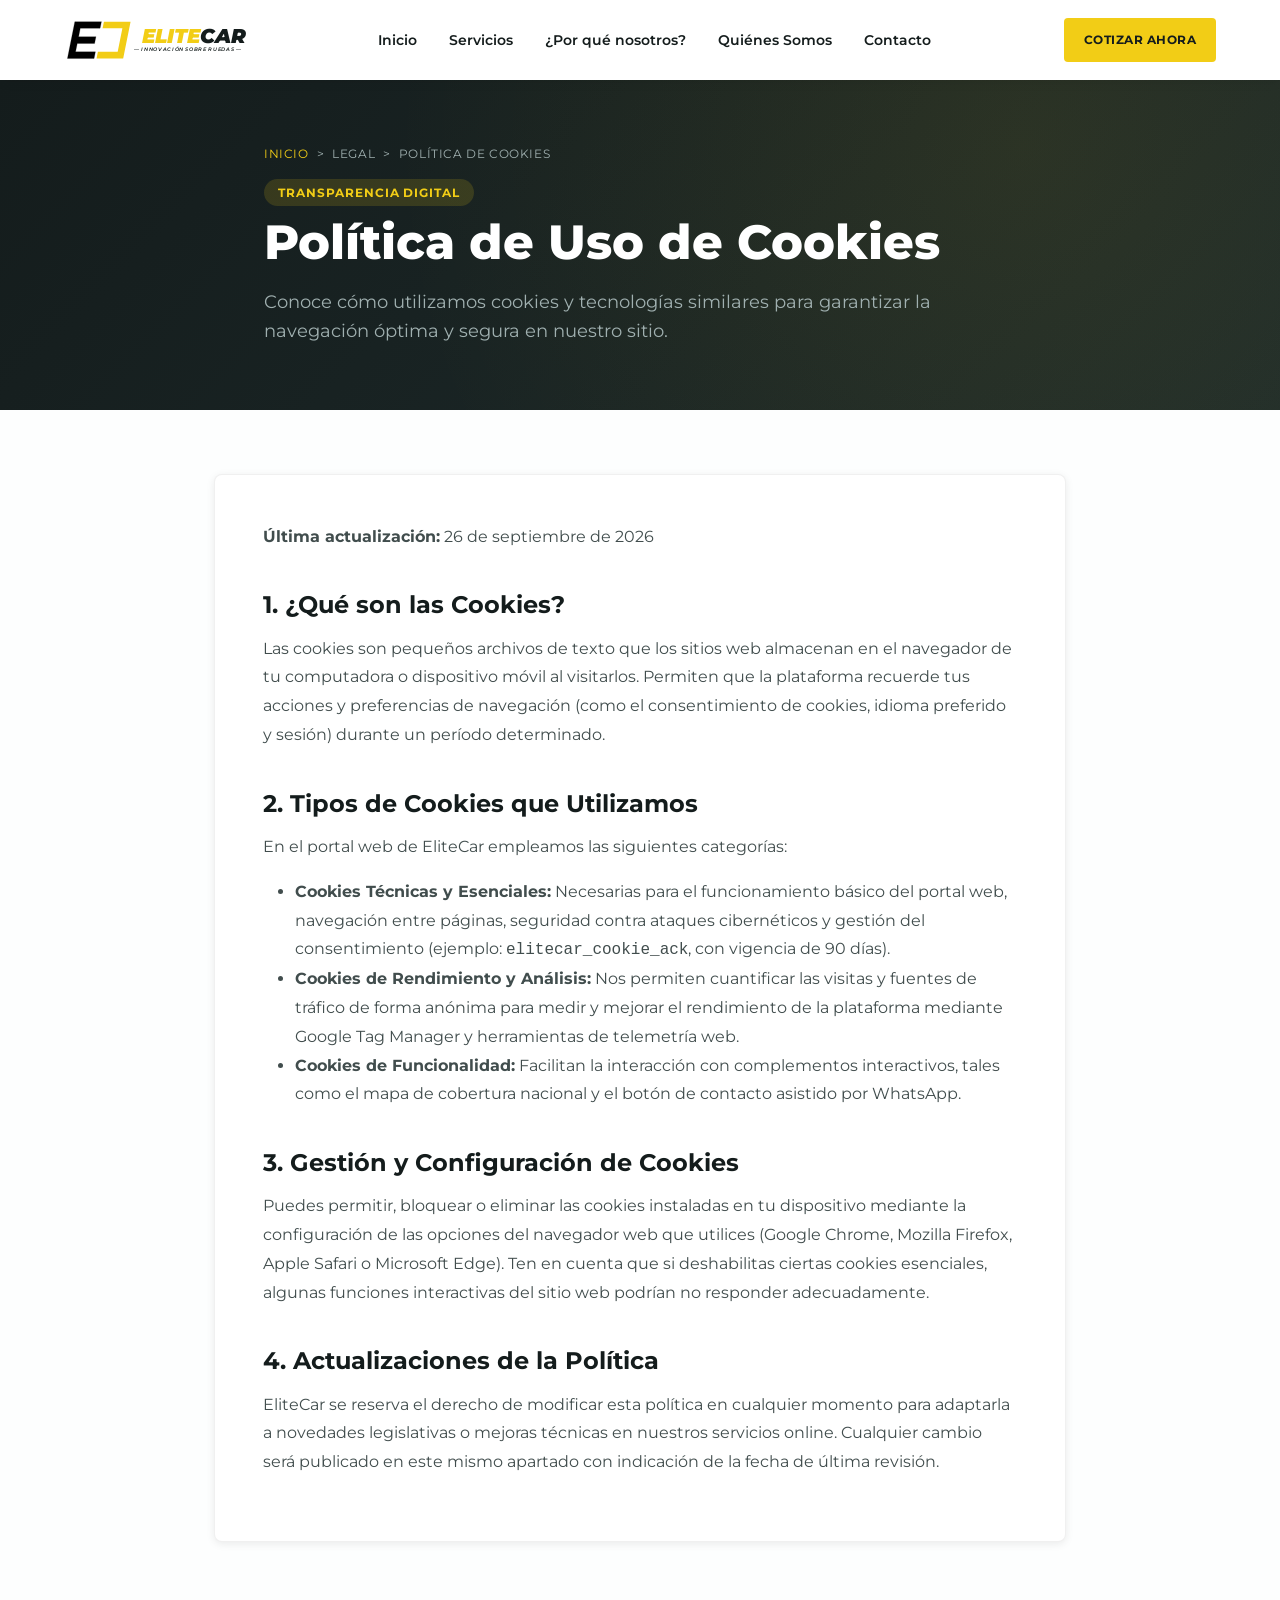
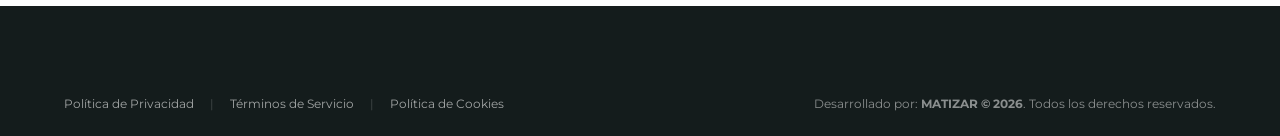
<file: cookies.html>
<!DOCTYPE html>
<html lang="es">
<head>
  <meta charset="UTF-8">
  <meta name="viewport" content="width=device-width, initial-scale=1.0">
  <meta http-equiv="X-UA-Compatible" content="IE=edge">

  <!-- SEO Primary Meta Tags -->
  <title>Política de Cookies | EliteCar Colombia</title>
  <meta name="description"
    content="Información detallada sobre el uso de cookies técnicas y analíticas en el portal web de EliteCar Soluciones de Transporte S.A.S. Conoce cómo gestionarlas.">
  <meta name="keywords"
    content="politica de cookies, gestion de cookies, cookies tecnicas, privacidad web elitecar, cookies de analisis">
  <meta name="author" content="MATIZAR 2026 / EliteCar">
  <meta name="robots" content="index, follow">

  <!-- Open Graph / Facebook / LinkedIn -->
  <meta property="og:type" content="website">
  <meta property="og:url" content="https://www.elitecar.com.co/cookies.html">
  <meta property="og:title" content="Política de Cookies | EliteCar Colombia">
  <meta property="og:description"
    content="Información detallada sobre el uso de cookies técnicas y analíticas en el portal web de EliteCar Soluciones de Transporte S.A.S. Conoce cómo gestionarlas.">
  <meta property="og:image" content="https://www.elitecar.com.co/assets/images/opengraph/open-graph-rz-sm.jpg">
  <meta property="og:locale" content="es_CO">
  <meta property="og:site_name" content="EliteCar">

  <!-- Twitter Card -->
  <meta name="twitter:card" content="summary_large_image">
  <meta name="twitter:url" content="https://www.elitecar.com.co/cookies.html">
  <meta name="twitter:title" content="Política de Cookies | EliteCar Colombia">
  <meta name="twitter:description"
    content="Conoce el uso y configuración de cookies en el sitio web de EliteCar Soluciones de Transporte en Colombia.">
  <meta name="twitter:image" content="https://www.elitecar.com.co/assets/images/opengraph/open-graph-rz-sm.jpg">

  <!-- Canonical URL -->
  <link rel="canonical" href="https://www.elitecar.com.co/cookies.html">
  <link rel="stylesheet" href="assets/css/styles.css">

  <!-- Google Tag Manager (loaded from data/site-config.json) -->
  <script src="assets/js/gtm-loader.js"></script>

  <!-- Favicon y Accesos Directos -->
  <link rel="icon" type="image/png" href="/favicon-96x96.png" sizes="96x96" />
  <link rel="icon" type="image/svg+xml" href="/favicon.svg" />
  <link rel="shortcut icon" href="/favicon.ico" />
  <link rel="apple-touch-icon" sizes="180x180" href="/apple-touch-icon.png" />
  <link rel="manifest" href="/site.webmanifest" />
</head>
<body>

  <!-- Site Header -->
  <header class="site-header" id="site-header">
    <div class="container header-container">
      <a href="index.html" class="site-logo" aria-label="EliteCar Inicio">
        <div class="logo-symbol"><img src="assets/images/logo/imagotipo-ec.svg" alt="Logo EliteCar"></div>
        <div class="logo-text-group">
          <span class="logo-text">ELITE<span>CAR</span></span>
          <span class="logo-subtext">— INNOVACIÓN SOBRE RUEDAS —</span>
        </div>
      </a>

      <nav class="nav-menu" id="nav-menu" aria-label="Navegación principal">
        <div class="nav-item"><a href="index.html" class="nav-link">Inicio</a></div>
        <div class="nav-item has-dropdown">
          <a href="index.html#servicios" class="nav-link">Servicios</a>
          <div class="dropdown-menu">
            <a href="services/rutas-empresariales.html" class="dropdown-link">Rutas Empresariales</a>
            <a href="services/transporte-aeropuerto.html" class="dropdown-link">Transporte Aeropuerto</a>
            <a href="services/alquiler-temporal.html" class="dropdown-link">Alquiler Temporal de Flota</a>
          </div>
        </div>
        <div class="nav-item"><a href="index.html#beneficios" class="nav-link">¿Por qué nosotros?</a></div>
        <div class="nav-item"><a href="quienes-somos.html" class="nav-link">Quiénes Somos</a></div>
        <div class="nav-item"><a href="index.html#contacto" class="nav-link">Contacto</a></div>
      </nav>

      <div style="display: flex; align-items: center; gap: 16px;">
        <a href="index.html#contacto" class="btn btn-sm header-cta-btn">COTIZAR AHORA</a>
        <button class="menu-toggle" id="menu-toggle" aria-label="Abrir menú">
          <span class="hamburger-icon"></span>
        </button>
      </div>
    </div>
  </header>

  <main>
    <section class="page-hero-inner">
      <div class="container inner-hero-content">
        <div class="inner-breadcrumbs">
          <a href="index.html">Inicio</a> &gt; <span>Legal</span> &gt; <span>Política de Cookies</span>
        </div>
        <span class="badge-tag">TRANSPARENCIA DIGITAL</span>
        <h1 class="inner-page-title">Política de Uso de Cookies</h1>
        <p class="inner-page-lead">Conoce cómo utilizamos cookies y tecnologías similares para garantizar la navegación óptima y segura en nuestro sitio.</p>
      </div>
    </section>

    <section class="page-content-wrapper">
      <div class="container container-narrow">
        <article class="legal-document-box">
          <p><strong>Última actualización:</strong> 26 de septiembre de 2026</p>

          <h2>1. ¿Qué son las Cookies?</h2>
          <p>
            Las cookies son pequeños archivos de texto que los sitios web almacenan en el navegador de tu computadora o dispositivo móvil al visitarlos. Permiten que la plataforma recuerde tus acciones y preferencias de navegación (como el consentimiento de cookies, idioma preferido y sesión) durante un período determinado.
          </p>

          <h2>2. Tipos de Cookies que Utilizamos</h2>
          <p>En el portal web de EliteCar empleamos las siguientes categorías:</p>
          <ul>
            <li>
              <strong>Cookies Técnicas y Esenciales:</strong> Necesarias para el funcionamiento básico del portal web, navegación entre páginas, seguridad contra ataques cibernéticos y gestión del consentimiento (ejemplo: <code>elitecar_cookie_ack</code>, con vigencia de 90 días).
            </li>
            <li>
              <strong>Cookies de Rendimiento y Análisis:</strong> Nos permiten cuantificar las visitas y fuentes de tráfico de forma anónima para medir y mejorar el rendimiento de la plataforma mediante Google Tag Manager y herramientas de telemetría web.
            </li>
            <li>
              <strong>Cookies de Funcionalidad:</strong> Facilitan la interacción con complementos interactivos, tales como el mapa de cobertura nacional y el botón de contacto asistido por WhatsApp.
            </li>
          </ul>

          <h2>3. Gestión y Configuración de Cookies</h2>
          <p>
            Puedes permitir, bloquear o eliminar las cookies instaladas en tu dispositivo mediante la configuración de las opciones del navegador web que utilices (Google Chrome, Mozilla Firefox, Apple Safari o Microsoft Edge). Ten en cuenta que si deshabilitas ciertas cookies esenciales, algunas funciones interactivas del sitio web podrían no responder adecuadamente.
          </p>

          <h2>4. Actualizaciones de la Política</h2>
          <p>
            EliteCar se reserva el derecho de modificar esta política en cualquier momento para adaptarla a novedades legislativas o mejoras técnicas en nuestros servicios online. Cualquier cambio será publicado en este mismo apartado con indicación de la fecha de última revisión.
          </p>
        </article>
      </div>
    </section>
  </main>

  <footer class="site-footer">
    <div class="container">
      <div class="footer-bottom-bar">
        <div class="footer-legal-links">
          <a href="politica-privacidad.html">Política de Privacidad</a>
          <span class="footer-legal-pipe">|</span>
          <a href="terminos-servicio.html">Términos de Servicio</a>
          <span class="footer-legal-pipe">|</span>
          <a href="cookies.html">Política de Cookies</a>
        </div>
        <div>Desarrollado por: <strong>MATIZAR © 2026</strong>. Todos los derechos reservados.</div>
      </div>
    </div>
  </footer>

  <script src="assets/js/navigation.js"></script>
  <script src="assets/js/whatsapp-float.js"></script>
  <script src="assets/js/cookie-banner.js"></script>
</body>
</html>
</file>
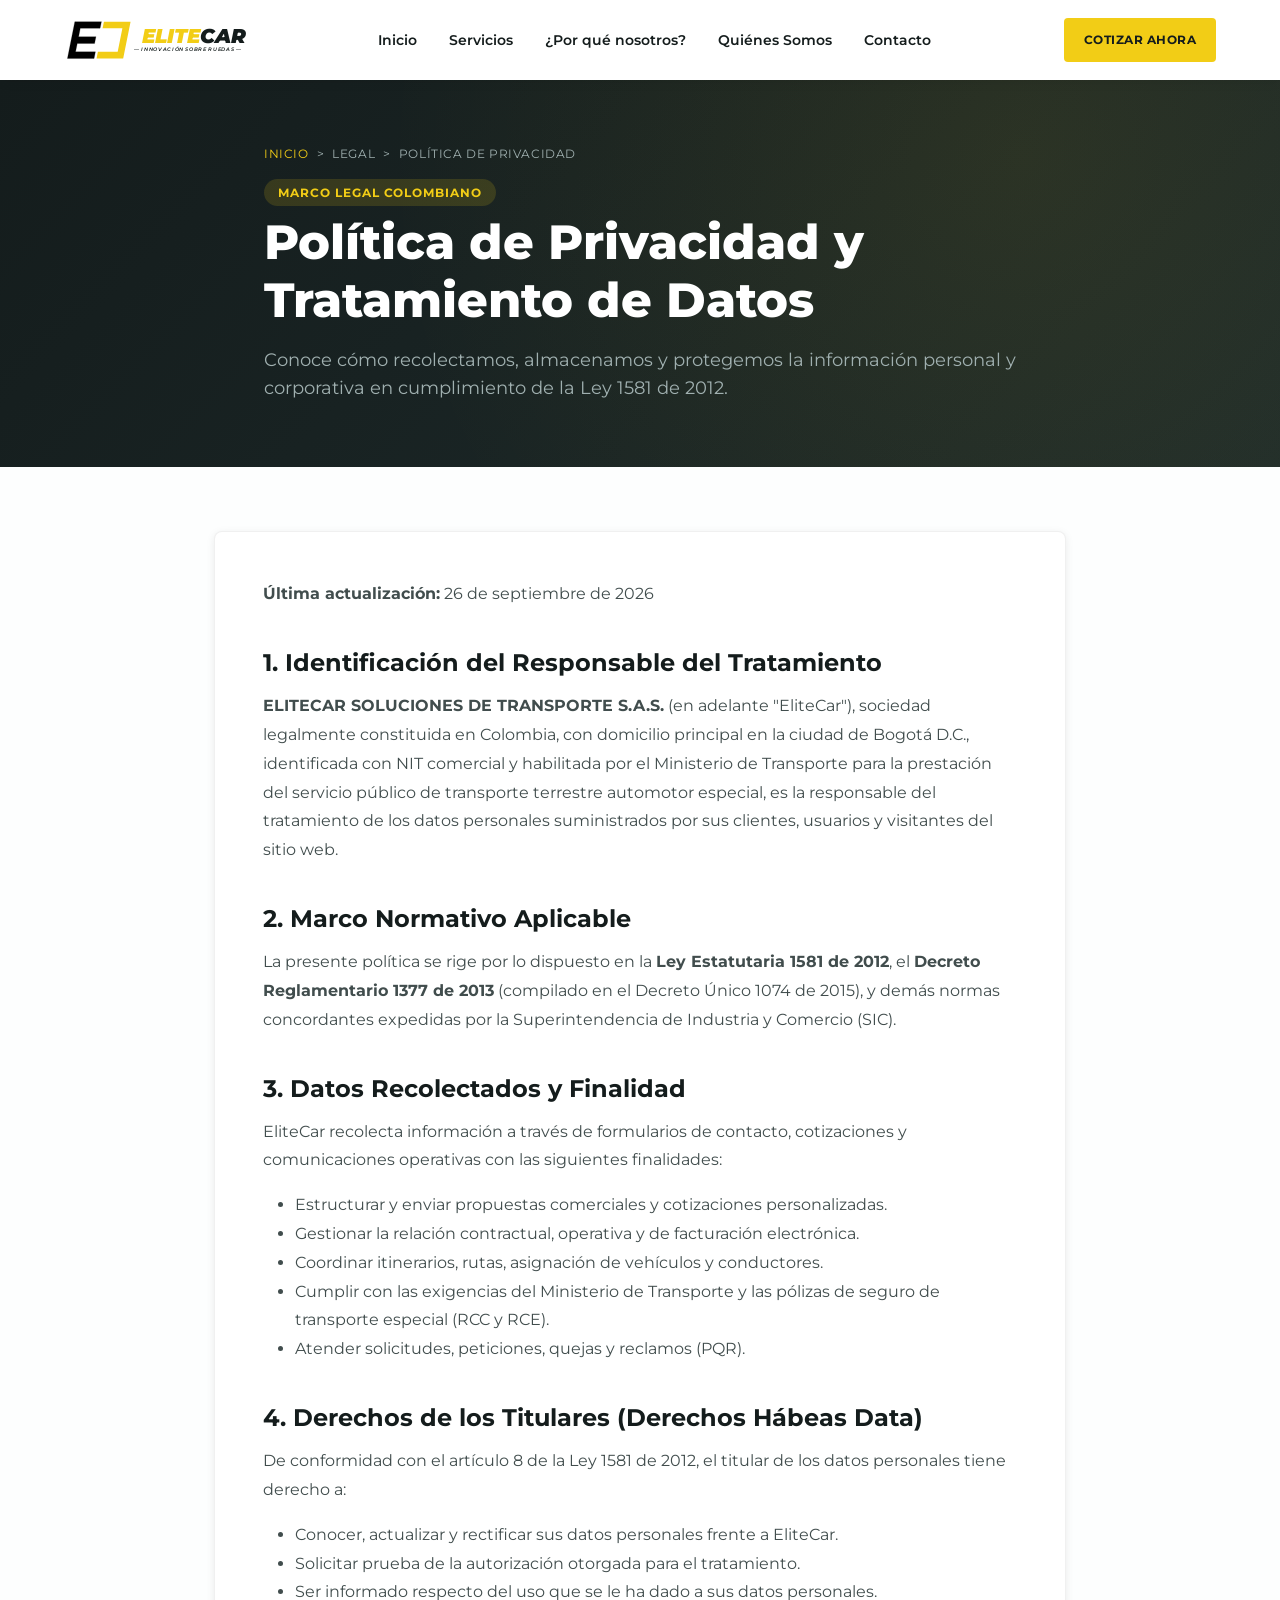
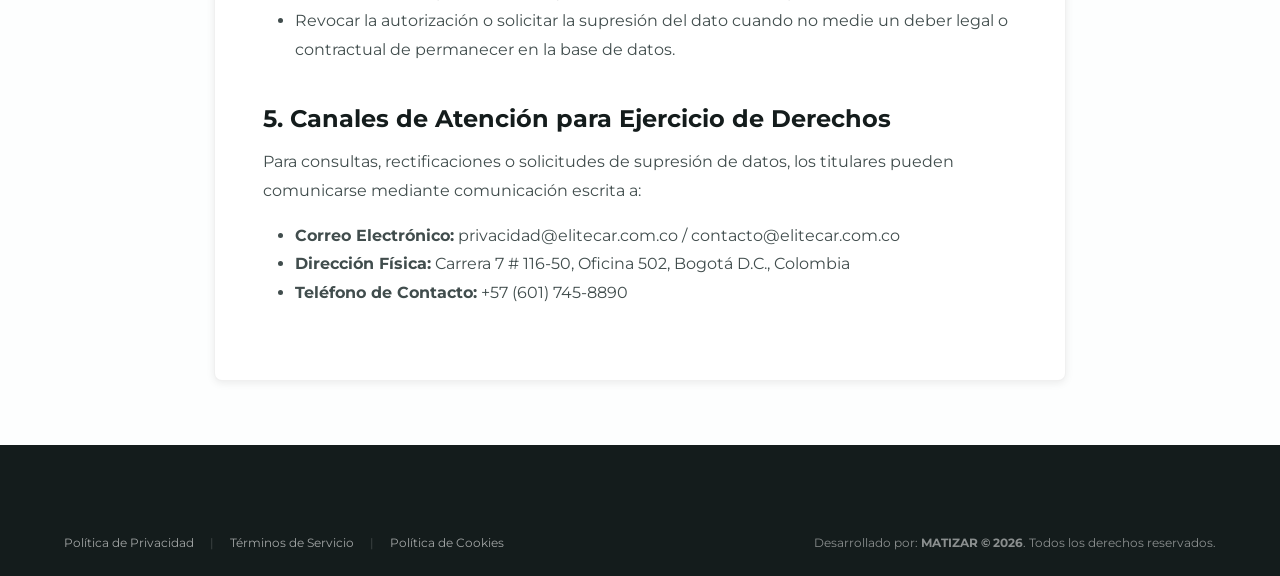
<file: politica-privacidad.html>
<!DOCTYPE html>
<html lang="es">

<head>
  <meta charset="UTF-8">
  <meta name="viewport" content="width=device-width, initial-scale=1.0">
  <meta http-equiv="X-UA-Compatible" content="IE=edge">

  <!-- SEO Primary Meta Tags -->
  <title>Política de Privacidad y Tratamiento de Datos | EliteCar Colombia</title>
  <meta name="description"
    content="Política de Tratamiento y Protección de Datos Personales de EliteCar Soluciones de Transporte S.A.S. en conformidad con la Ley 1581 de 2012 de Colombia.">
  <meta name="keywords"
    content="politica de privacidad, tratamiento de datos personales, ley 1581 de 2012, habeas data elitecar, privacidad transporte colombia">
  <meta name="author" content="MATIZAR 2026 / EliteCar">
  <meta name="robots" content="index, follow">

  <!-- Open Graph / Facebook / LinkedIn -->
  <meta property="og:type" content="website">
  <meta property="og:url" content="https://www.elitecar.com.co/politica-privacidad.html">
  <meta property="og:title" content="Política de Privacidad y Tratamiento de Datos | EliteCar Colombia">
  <meta property="og:description"
    content="Política de Tratamiento y Protección de Datos Personales de EliteCar Soluciones de Transporte S.A.S. en conformidad con la Ley 1581 de 2012 de Colombia.">
  <meta property="og:image" content="https://www.elitecar.com.co/assets/images/opengraph/open-graph-rz-sm.jpg">
  <meta property="og:locale" content="es_CO">
  <meta property="og:site_name" content="EliteCar">

  <!-- Twitter Card -->
  <meta name="twitter:card" content="summary_large_image">
  <meta name="twitter:url" content="https://www.elitecar.com.co/politica-privacidad.html">
  <meta name="twitter:title" content="Política de Privacidad | EliteCar Colombia">
  <meta name="twitter:description"
    content="Lineamientos de seguridad, confidencialidad y tratamiento de datos personales de EliteCar Colombia conforme a la Ley 1581 de 2012.">
  <meta name="twitter:image" content="https://www.elitecar.com.co/assets/images/opengraph/open-graph-rz-sm.jpg">

  <!-- Canonical URL -->
  <link rel="canonical" href="https://www.elitecar.com.co/politica-privacidad.html">
  <link rel="stylesheet" href="assets/css/styles.css">

  <!-- Google Tag Manager (loaded from data/site-config.json) -->
  <script src="assets/js/gtm-loader.js"></script>

  <!-- Favicon y Accesos Directos -->
  <link rel="icon" type="image/png" href="/favicon-96x96.png" sizes="96x96" />
  <link rel="icon" type="image/svg+xml" href="/favicon.svg" />
  <link rel="shortcut icon" href="/favicon.ico" />
  <link rel="apple-touch-icon" sizes="180x180" href="/apple-touch-icon.png" />
  <link rel="manifest" href="/site.webmanifest" />
</head>

<body>

  <!-- Site Header -->
  <header class="site-header" id="site-header">
    <div class="container header-container">
      <a href="index.html" class="site-logo" aria-label="EliteCar Inicio">
        <div class="logo-symbol"><img src="assets/images/logo/imagotipo-ec.svg" alt="Logo EliteCar"></div>
        <div class="logo-text-group">
          <span class="logo-text">ELITE<span>CAR</span></span>
          <span class="logo-subtext">— INNOVACIÓN SOBRE RUEDAS —</span>
        </div>
      </a>

      <nav class="nav-menu" id="nav-menu" aria-label="Navegación principal">
        <div class="nav-item"><a href="index.html" class="nav-link">Inicio</a></div>
        <div class="nav-item has-dropdown">
          <a href="index.html#servicios" class="nav-link">Servicios</a>
          <div class="dropdown-menu">
            <a href="services/rutas-empresariales.html" class="dropdown-link">Rutas Empresariales</a>
            <a href="services/transporte-aeropuerto.html" class="dropdown-link">Transporte Aeropuerto</a>
            <a href="services/alquiler-temporal.html" class="dropdown-link">Alquiler Temporal de Flota</a>
          </div>
        </div>
        <div class="nav-item"><a href="index.html#beneficios" class="nav-link">¿Por qué nosotros?</a></div>
        <div class="nav-item"><a href="quienes-somos.html" class="nav-link">Quiénes Somos</a></div>
        <div class="nav-item"><a href="index.html#contacto" class="nav-link">Contacto</a></div>
      </nav>

      <div style="display: flex; align-items: center; gap: 16px;">
        <a href="index.html#contacto" class="btn btn-sm header-cta-btn">COTIZAR AHORA</a>
        <button class="menu-toggle" id="menu-toggle" aria-label="Abrir menú">
          <span class="hamburger-icon"></span>
        </button>
      </div>
    </div>
  </header>

  <main>
    <section class="page-hero-inner">
      <div class="container inner-hero-content">
        <div class="inner-breadcrumbs">
          <a href="index.html">Inicio</a> &gt; <span>Legal</span> &gt; <span>Política de Privacidad</span>
        </div>
        <span class="badge-tag">MARCO LEGAL COLOMBIANO</span>
        <h1 class="inner-page-title">Política de Privacidad y Tratamiento de Datos</h1>
        <p class="inner-page-lead">Conoce cómo recolectamos, almacenamos y protegemos la información personal y
          corporativa en cumplimiento de la Ley 1581 de 2012.</p>
      </div>
    </section>

    <section class="page-content-wrapper">
      <div class="container container-narrow">
        <article class="legal-document-box">
          <p><strong>Última actualización:</strong> 26 de septiembre de 2026</p>

          <h2>1. Identificación del Responsable del Tratamiento</h2>
          <p>
            <strong>ELITECAR SOLUCIONES DE TRANSPORTE S.A.S.</strong> (en adelante "EliteCar"), sociedad legalmente
            constituida en Colombia, con domicilio principal en la ciudad de Bogotá D.C., identificada con NIT comercial
            y habilitada por el Ministerio de Transporte para la prestación del servicio público de transporte terrestre
            automotor especial, es la responsable del tratamiento de los datos personales suministrados por sus
            clientes, usuarios y visitantes del sitio web.
          </p>

          <h2>2. Marco Normativo Aplicable</h2>
          <p>
            La presente política se rige por lo dispuesto en la <strong>Ley Estatutaria 1581 de 2012</strong>, el
            <strong>Decreto Reglamentario 1377 de 2013</strong> (compilado en el Decreto Único 1074 de 2015), y demás
            normas concordantes expedidas por la Superintendencia de Industria y Comercio (SIC).
          </p>

          <h2>3. Datos Recolectados y Finalidad</h2>
          <p>EliteCar recolecta información a través de formularios de contacto, cotizaciones y comunicaciones
            operativas con las siguientes finalidades:</p>
          <ul>
            <li>Estructurar y enviar propuestas comerciales y cotizaciones personalizadas.</li>
            <li>Gestionar la relación contractual, operativa y de facturación electrónica.</li>
            <li>Coordinar itinerarios, rutas, asignación de vehículos y conductores.</li>
            <li>Cumplir con las exigencias del Ministerio de Transporte y las pólizas de seguro de transporte especial
              (RCC y RCE).</li>
            <li>Atender solicitudes, peticiones, quejas y reclamos (PQR).</li>
          </ul>

          <h2>4. Derechos de los Titulares (Derechos Hábeas Data)</h2>
          <p>De conformidad con el artículo 8 de la Ley 1581 de 2012, el titular de los datos personales tiene derecho
            a:</p>
          <ul>
            <li>Conocer, actualizar y rectificar sus datos personales frente a EliteCar.</li>
            <li>Solicitar prueba de la autorización otorgada para el tratamiento.</li>
            <li>Ser informado respecto del uso que se le ha dado a sus datos personales.</li>
            <li>Revocar la autorización o solicitar la supresión del dato cuando no medie un deber legal o contractual
              de permanecer en la base de datos.</li>
          </ul>

          <h2>5. Canales de Atención para Ejercicio de Derechos</h2>
          <p>
            Para consultas, rectificaciones o solicitudes de supresión de datos, los titulares pueden comunicarse
            mediante comunicación escrita a:
          </p>
          <ul>
            <li><strong>Correo Electrónico:</strong> <a
                href="mailto:privacidad@elitecar.com.co">privacidad@elitecar.com.co</a> / <a
                href="mailto:contacto@elitecar.com.co">contacto@elitecar.com.co</a></li>
            <li><strong>Dirección Física:</strong> Carrera 7 # 116-50, Oficina 502, Bogotá D.C., Colombia</li>
            <li><strong>Teléfono de Contacto:</strong> +57 (601) 745-8890</li>
          </ul>
        </article>
      </div>
    </section>
  </main>

  <footer class="site-footer">
    <div class="container">
      <div class="footer-bottom-bar">
        <div class="footer-legal-links">
          <a href="politica-privacidad.html">Política de Privacidad</a>
          <span class="footer-legal-pipe">|</span>
          <a href="terminos-servicio.html">Términos de Servicio</a>
          <span class="footer-legal-pipe">|</span>
          <a href="cookies.html">Política de Cookies</a>
        </div>
        <div>Desarrollado por: <strong>MATIZAR © 2026</strong>. Todos los derechos reservados.</div>
      </div>
    </div>
  </footer>

  <script src="assets/js/navigation.js"></script>
  <script src="assets/js/whatsapp-float.js"></script>
  <script src="assets/js/cookie-banner.js"></script>
</body>

</html>
</file>
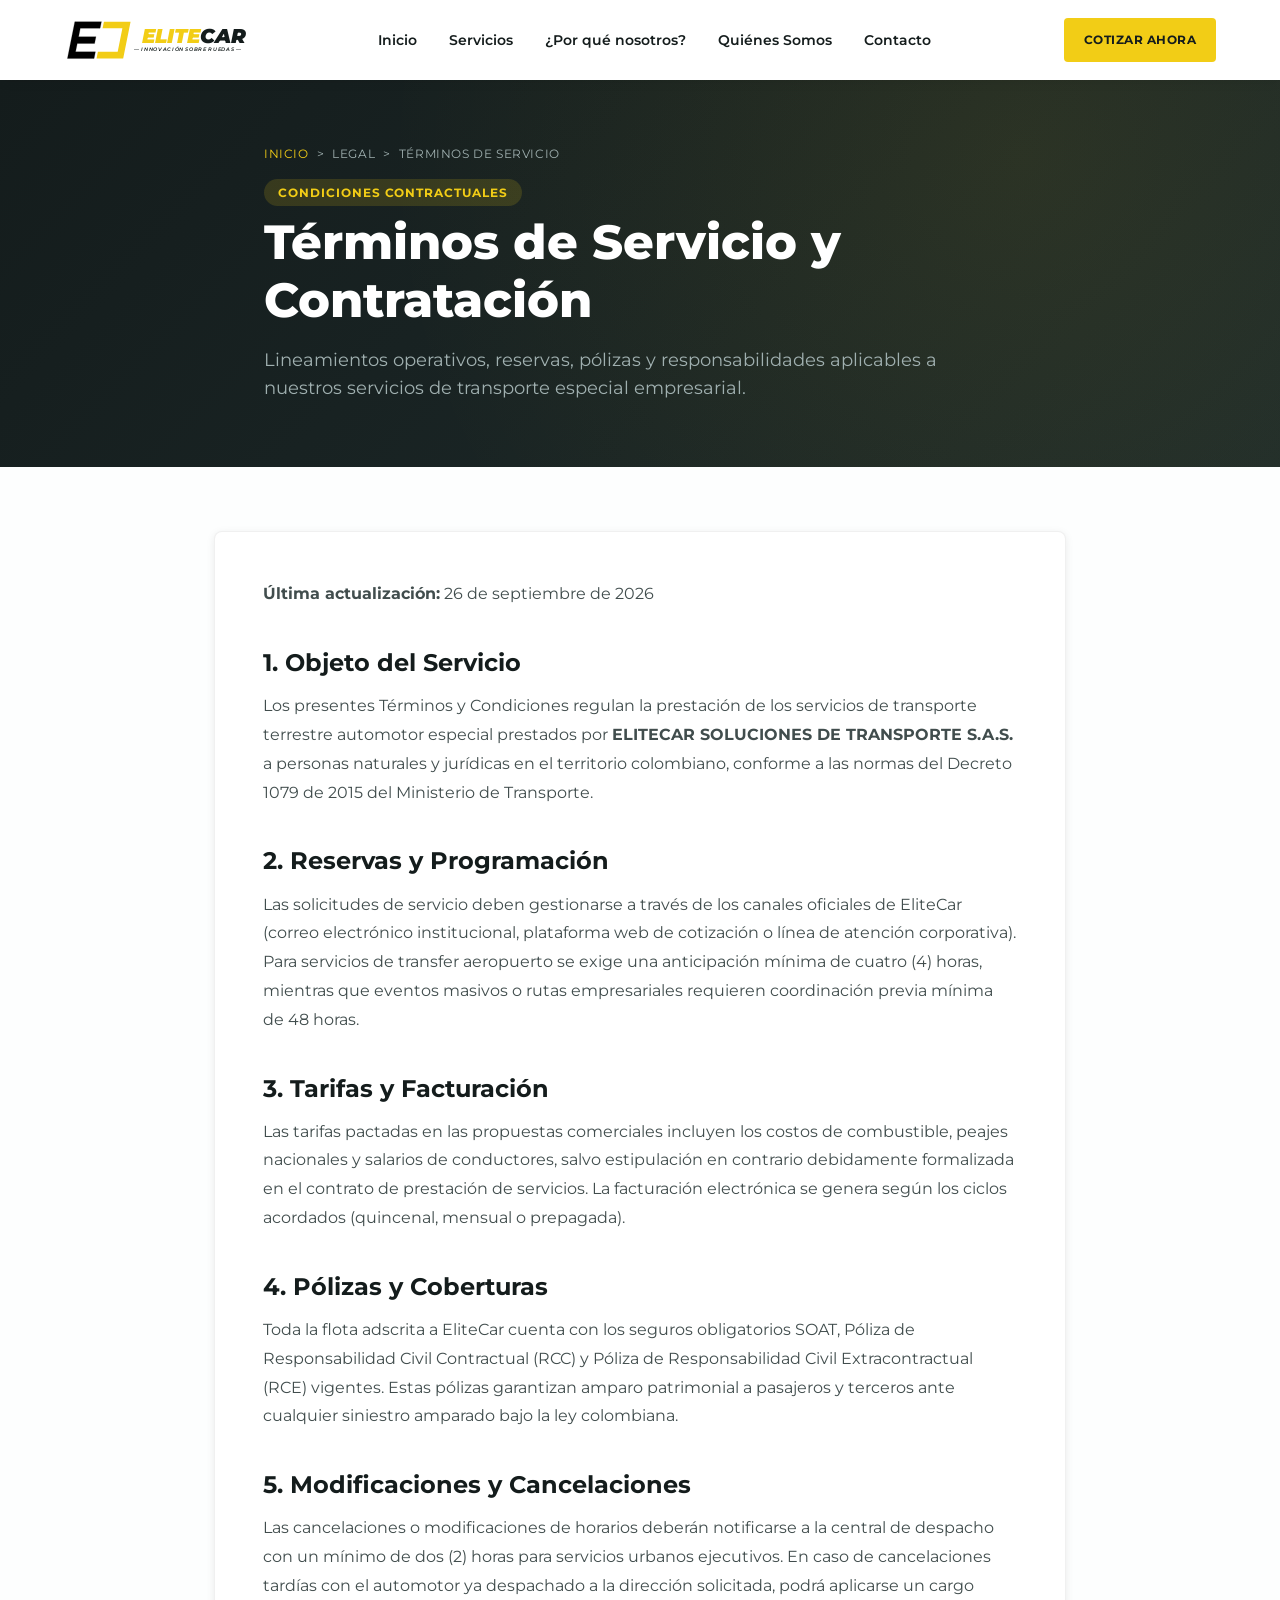
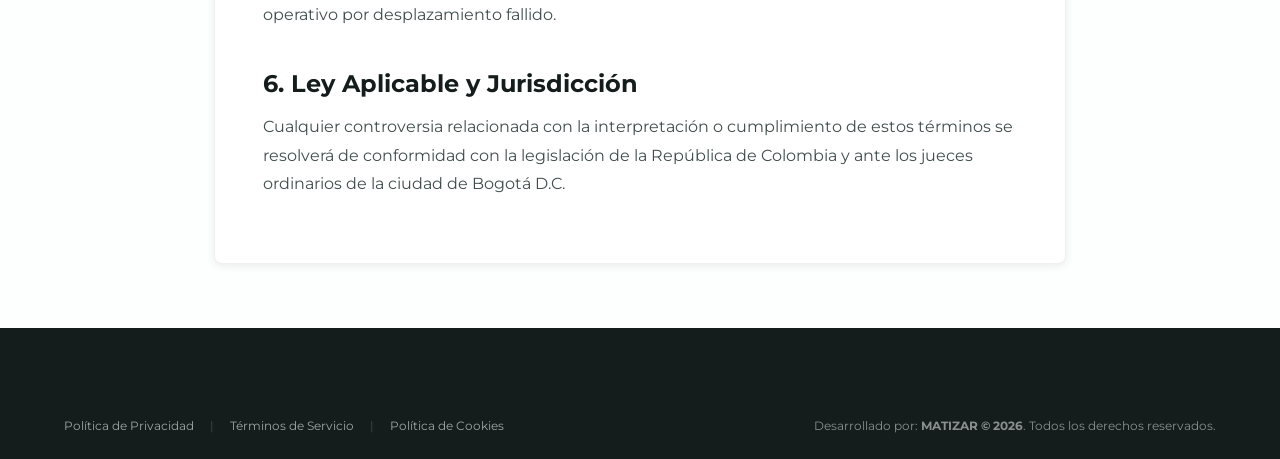
<file: terminos-servicio.html>
<!DOCTYPE html>
<html lang="es">

<head>
  <meta charset="UTF-8">
  <meta name="viewport" content="width=device-width, initial-scale=1.0">
  <meta http-equiv="X-UA-Compatible" content="IE=edge">

  <!-- SEO Primary Meta Tags -->
  <title>Términos de Servicio y Contratación | EliteCar Colombia</title>
  <meta name="description"
    content="Términos y condiciones para servicios de transporte empresarial, rutas corporativas, transfer aeropuerto y alquiler de flota de EliteCar Colombia.">
  <meta name="keywords"
    content="terminos de servicio, condiciones de contratacion, transporte especial colombia, polizas rcc rce, contrato transporte empresarial">
  <meta name="author" content="MATIZAR 2026 / EliteCar">
  <meta name="robots" content="index, follow">

  <!-- Open Graph / Facebook / LinkedIn -->
  <meta property="og:type" content="website">
  <meta property="og:url" content="https://www.elitecar.com.co/terminos-servicio.html">
  <meta property="og:title" content="Términos de Servicio y Contratación | EliteCar Colombia">
  <meta property="og:description"
    content="Términos y condiciones para servicios de transporte empresarial, rutas corporativas, transfer aeropuerto y alquiler de flota de EliteCar Colombia.">
  <meta property="og:image" content="https://www.elitecar.com.co/assets/images/opengraph/open-graph-rz-sm.jpg">
  <meta property="og:locale" content="es_CO">
  <meta property="og:site_name" content="EliteCar">

  <!-- Twitter Card -->
  <meta name="twitter:card" content="summary_large_image">
  <meta name="twitter:url" content="https://www.elitecar.com.co/terminos-servicio.html">
  <meta name="twitter:title" content="Términos de Servicio | EliteCar Colombia">
  <meta name="twitter:description"
    content="Condiciones y términos generales de prestación de servicios de movilidad corporativa y transporte de EliteCar en Colombia.">
  <meta name="twitter:image" content="https://www.elitecar.com.co/assets/images/opengraph/open-graph-rz-sm.jpg">

  <!-- Canonical URL -->
  <link rel="canonical" href="https://www.elitecar.com.co/terminos-servicio.html">
  <link rel="stylesheet" href="assets/css/styles.css">

  <!-- Google Tag Manager (loaded from data/site-config.json) -->
  <script src="assets/js/gtm-loader.js"></script>

  <!-- Favicon y Accesos Directos -->
  <link rel="icon" type="image/png" href="/favicon-96x96.png" sizes="96x96" />
  <link rel="icon" type="image/svg+xml" href="/favicon.svg" />
  <link rel="shortcut icon" href="/favicon.ico" />
  <link rel="apple-touch-icon" sizes="180x180" href="/apple-touch-icon.png" />
  <link rel="manifest" href="/site.webmanifest" />
</head>

<body>

  <!-- Site Header -->
  <header class="site-header" id="site-header">
    <div class="container header-container">
      <a href="index.html" class="site-logo" aria-label="EliteCar Inicio">
        <div class="logo-symbol"><img src="assets/images/logo/imagotipo-ec.svg" alt="Logo EliteCar"></div>
        <div class="logo-text-group">
          <span class="logo-text">ELITE<span>CAR</span></span>
          <span class="logo-subtext">— INNOVACIÓN SOBRE RUEDAS —</span>
        </div>
      </a>

      <nav class="nav-menu" id="nav-menu" aria-label="Navegación principal">
        <div class="nav-item"><a href="index.html" class="nav-link">Inicio</a></div>
        <div class="nav-item has-dropdown">
          <a href="index.html#servicios" class="nav-link">Servicios</a>
          <div class="dropdown-menu">
            <a href="services/rutas-empresariales.html" class="dropdown-link">Rutas Empresariales</a>
            <a href="services/transporte-aeropuerto.html" class="dropdown-link">Transporte Aeropuerto</a>
            <a href="services/alquiler-temporal.html" class="dropdown-link">Alquiler Temporal de Flota</a>
          </div>
        </div>
        <div class="nav-item"><a href="index.html#beneficios" class="nav-link">¿Por qué nosotros?</a></div>
        <div class="nav-item"><a href="quienes-somos.html" class="nav-link">Quiénes Somos</a></div>
        <div class="nav-item"><a href="index.html#contacto" class="nav-link">Contacto</a></div>
      </nav>

      <div style="display: flex; align-items: center; gap: 16px;">
        <a href="index.html#contacto" class="btn btn-sm header-cta-btn">COTIZAR AHORA</a>
        <button class="menu-toggle" id="menu-toggle" aria-label="Abrir menú">
          <span class="hamburger-icon"></span>
        </button>
      </div>
    </div>
  </header>

  <main>
    <section class="page-hero-inner">
      <div class="container inner-hero-content">
        <div class="inner-breadcrumbs">
          <a href="index.html">Inicio</a> &gt; <span>Legal</span> &gt; <span>Términos de Servicio</span>
        </div>
        <span class="badge-tag">CONDICIONES CONTRACTUALES</span>
        <h1 class="inner-page-title">Términos de Servicio y Contratación</h1>
        <p class="inner-page-lead">Lineamientos operativos, reservas, pólizas y responsabilidades aplicables a nuestros
          servicios de transporte especial empresarial.</p>
      </div>
    </section>

    <section class="page-content-wrapper">
      <div class="container container-narrow">
        <article class="legal-document-box">
          <p><strong>Última actualización:</strong> 26 de septiembre de 2026</p>

          <h2>1. Objeto del Servicio</h2>
          <p>
            Los presentes Términos y Condiciones regulan la prestación de los servicios de transporte terrestre
            automotor especial prestados por <strong>ELITECAR SOLUCIONES DE TRANSPORTE S.A.S.</strong> a personas
            naturales y jurídicas en el territorio colombiano, conforme a las normas del Decreto 1079 de 2015 del
            Ministerio de Transporte.
          </p>

          <h2>2. Reservas y Programación</h2>
          <p>
            Las solicitudes de servicio deben gestionarse a través de los canales oficiales de EliteCar (correo
            electrónico institucional, plataforma web de cotización o línea de atención corporativa). Para servicios de
            transfer aeropuerto se exige una anticipación mínima de cuatro (4) horas, mientras que eventos masivos o
            rutas empresariales requieren coordinación previa mínima de 48 horas.
          </p>

          <h2>3. Tarifas y Facturación</h2>
          <p>
            Las tarifas pactadas en las propuestas comerciales incluyen los costos de combustible, peajes nacionales y
            salarios de conductores, salvo estipulación en contrario debidamente formalizada en el contrato de
            prestación de servicios. La facturación electrónica se genera según los ciclos acordados (quincenal, mensual
            o prepagada).
          </p>

          <h2>4. Pólizas y Coberturas</h2>
          <p>
            Toda la flota adscrita a EliteCar cuenta con los seguros obligatorios SOAT, Póliza de Responsabilidad Civil
            Contractual (RCC) y Póliza de Responsabilidad Civil Extracontractual (RCE) vigentes. Estas pólizas
            garantizan amparo patrimonial a pasajeros y terceros ante cualquier siniestro amparado bajo la ley
            colombiana.
          </p>

          <h2>5. Modificaciones y Cancelaciones</h2>
          <p>
            Las cancelaciones o modificaciones de horarios deberán notificarse a la central de despacho con un mínimo de
            dos (2) horas para servicios urbanos ejecutivos. En caso de cancelaciones tardías con el automotor ya
            despachado a la dirección solicitada, podrá aplicarse un cargo operativo por desplazamiento fallido.
          </p>

          <h2>6. Ley Aplicable y Jurisdicción</h2>
          <p>
            Cualquier controversia relacionada con la interpretación o cumplimiento de estos términos se resolverá de
            conformidad con la legislación de la República de Colombia y ante los jueces ordinarios de la ciudad de
            Bogotá D.C.
          </p>
        </article>
      </div>
    </section>
  </main>

  <footer class="site-footer">
    <div class="container">
      <div class="footer-bottom-bar">
        <div class="footer-legal-links">
          <a href="politica-privacidad.html">Política de Privacidad</a>
          <span class="footer-legal-pipe">|</span>
          <a href="terminos-servicio.html">Términos de Servicio</a>
          <span class="footer-legal-pipe">|</span>
          <a href="cookies.html">Política de Cookies</a>
        </div>
        <div>Desarrollado por: <strong>MATIZAR © 2026</strong>. Todos los derechos reservados.</div>
      </div>
    </div>
  </footer>

  <script src="assets/js/navigation.js"></script>
  <script src="assets/js/whatsapp-float.js"></script>
  <script src="assets/js/cookie-banner.js"></script>
</body>

</html>
</file>
<file: assets/css/styles.css>
/* ==========================================================================
   EliteCar Corporate Web Stylesheet
   Version: 1.0 - Production Release
   Design System: HTML5 + CSS3 Vanilla (Zero heavy frameworks)
   Author: MATIZAR 2026
   ========================================================================== */

/* === GOOGLE FONTS IMPORT === */
@import url('https://fonts.googleapis.com/css2?family=Montserrat:ital,wght@0,400;0,500;0,600;0,700;0,800;1,700;1,800&display=swap');

/* === CSS VARIABLES / DESIGN TOKENS === */
:root {
  /* Brand Primary Colors */
  --color-primary: #F2CD16;
  /* Main Yellow Accent */
  --color-primary-hover: #FFDF3D;
  /* Bright Yellow Hover */
  --color-primary-active: #FFEA00;
  /* Pressed State */
  --color-inactive: #CCCCCC;
  /* Disabled / Inactive */

  /* Neutral & Background Colors */
  --color-bg-light: #FDFEFE;
  /* Cold Crisp White */
  --color-bg-light-alt: #F4F6F6;
  /* Off-white / Light Gray */
  --color-bg-dark: #141C1C;
  /* Deep Charcoal / Dark Base */
  --color-bg-dark-card: #1C2626;
  /* Dark Section Card Background */
  --color-bg-dark-alt: #414D4D;
  /* Medium Slate Gray */

  /* Typography Colors (Dark on Light) */
  --color-text-primary: #141C1C;
  /* Strong Headline Color */
  --color-text-secondary: #414D4D;
  /* Readable Body Text */
  --color-text-muted: #7E8E8E;
  /* Subtle Subtext / Details */

  /* Typography Colors (Light on Dark) */
  --color-text-light: #FFFFFF;
  /* Pure White */
  --color-text-light-muted: #A0B0B0;
  /* Soft Muted Gray on Dark */

  /* Status Colors */
  --color-success: #28A745;
  --color-error: #DC3545;

  /* Typography Scale */
  --font-family: 'Montserrat', -apple-system, BlinkMacSystemFont, "Segoe UI", Roboto, sans-serif;
  --font-size-xs: 0.75rem;
  /* 12px */
  --font-size-sm: 0.875rem;
  /* 14px */
  --font-size-base: 1rem;
  /* 16px */
  --font-size-md: 1.125rem;
  /* 18px */
  --font-size-h4: 1.25rem;
  /* 20px */
  --font-size-h3: 1.5rem;
  /* 24px */
  --font-size-h2: 2.25rem;
  /* 36px */
  --font-size-h1: 3rem;
  /* 48px */

  /* Spacing Scale (8px Modular Grid) */
  --space-1: 0.25rem;
  /* 4px */
  --space-2: 0.5rem;
  /* 8px */
  --space-3: 1rem;
  /* 16px */
  --space-4: 1.5rem;
  /* 24px */
  --space-5: 2rem;
  /* 32px */
  --space-6: 3rem;
  /* 48px */
  --space-7: 4rem;
  /* 64px */
  --space-8: 6rem;
  /* 96px */

  /* Section Padding */
  --section-padding-mobile: var(--space-5);
  --section-padding-desktop: var(--space-7);

  /* Layout Widths */
  --max-width-container: 1200px;
  --max-width-narrow: 900px;

  /* Elevations / Shadows */
  --shadow-sm: 0 2px 8px rgba(0, 0, 0, 0.08);
  --shadow-md: 0 4px 16px rgba(0, 0, 0, 0.12);
  --shadow-lg: 0 10px 30px rgba(0, 0, 0, 0.16);
  --shadow-yellow: 0 4px 16px rgba(242, 205, 22, 0.35);

  /* Transitions */
  --transition-fast: 150ms ease-out;
  --transition-normal: 250ms ease;
  --transition-smooth: 350ms cubic-bezier(0.16, 1, 0.3, 1);
  --radius-sm: 4px;
  --radius-md: 8px;
  --radius-lg: 12px;
  --radius-pill: 9999px;
}

/* === CSS RESET & GLOBAL DEFAULTS === */
*,
*::before,
*::after {
  box-sizing: border-box;
  margin: 0;
  padding: 0;
}

html {
  font-size: 16px;
  scroll-behavior: smooth;
  -webkit-font-smoothing: antialiased;
  -moz-osx-font-smoothing: grayscale;
}

body {
  font-family: var(--font-family);
  background-color: var(--color-bg-light);
  color: var(--color-text-primary);
  line-height: 1.6;
  overflow-x: hidden;
  position: relative;
}

img,
picture,
svg,
video {
  display: block;
  max-width: 100%;
  height: auto;
}

a {
  color: inherit;
  text-decoration: none;
  transition: color var(--transition-fast);
}

button,
input,
select,
textarea {
  font: inherit;
  color: inherit;
}

ul,
ol {
  list-style: none;
}

/* Focus Accessibility */
:focus-visible {
  outline: 2px solid var(--color-primary);
  outline-offset: 3px;
}

/* === REUSABLE CONTAINERS & UTILITIES === */
.container {
  width: 100%;
  max-width: var(--max-width-container);
  margin-left: auto;
  margin-right: auto;
  padding-left: var(--space-4);
  padding-right: var(--space-4);
}

.container-narrow {
  max-width: var(--max-width-narrow);
}

.section {
  padding-top: var(--section-padding-desktop);
  padding-bottom: var(--section-padding-desktop);
  position: relative;
}

.section-dark {
  background-color: var(--color-bg-dark);
  color: var(--color-text-light);
}

.section-light-alt {
  background-color: var(--color-bg-light-alt);
}

.section-header {
  text-align: center;
  max-width: 720px;
  margin: 0 auto var(--space-6) auto;
}

.badge-tag {
  display: inline-flex;
  align-items: center;
  gap: var(--space-1);
  background-color: rgba(242, 205, 22, 0.15);
  color: var(--color-primary);
  padding: 4px 14px;
  border-radius: var(--radius-pill);
  font-size: var(--font-size-xs);
  font-weight: 700;
  letter-spacing: 0.08em;
  text-transform: uppercase;
  margin-bottom: var(--space-2);
}

.section-dark .badge-tag {
  background-color: rgba(242, 205, 22, 0.18);
  color: var(--color-primary);
  border: 1px solid rgba(242, 205, 22, 0.3);
}

.section-title {
  font-size: var(--font-size-h2);
  font-weight: 800;
  line-height: 1.25;
  letter-spacing: -0.02em;
  margin-bottom: var(--space-2);
}

.section-subtitle {
  font-size: var(--font-size-base);
  color: var(--color-text-secondary);
  line-height: 1.6;
}

.section-dark .section-title {
  color: var(--color-text-light);
}

.section-dark .section-subtitle {
  color: var(--color-text-light-muted);
}

/* === BUTTONS DESIGN SYSTEM === */
.btn {
  display: inline-flex;
  align-items: center;
  justify-content: center;
  gap: var(--space-2);
  background-color: var(--color-primary);
  color: var(--color-text-primary);
  font-weight: 700;
  font-size: var(--font-size-sm);
  letter-spacing: 0.04em;
  padding: 14px 28px;
  border: 2px solid transparent;
  border-radius: var(--radius-sm);
  cursor: pointer;
  text-transform: uppercase;
  transition: background-color var(--transition-fast),
    transform var(--transition-fast),
    box-shadow var(--transition-fast),
    border-color var(--transition-fast);
  user-select: none;
  white-space: nowrap;
}

.btn:hover {
  background-color: var(--color-primary-hover);
  transform: translateY(-2px);
  box-shadow: var(--shadow-yellow);
}

.btn:active {
  background-color: var(--color-primary-active);
  transform: translateY(0) scale(0.98);
  transition-duration: 100ms;
}

.btn-secondary {
  background-color: transparent;
  color: var(--color-text-primary);
  border-color: var(--color-text-primary);
}

.btn-secondary:hover {
  background-color: var(--color-text-primary);
  color: var(--color-text-light);
  transform: translateY(-2px);
  box-shadow: var(--shadow-md);
}

.section-dark .btn-secondary {
  color: var(--color-text-light);
  border-color: rgba(255, 255, 255, 0.4);
}

.section-dark .btn-secondary:hover {
  background-color: var(--color-text-light);
  color: var(--color-text-primary);
  border-color: var(--color-text-light);
}

.btn-sm {
  padding: 10px 18px;
  font-size: var(--font-size-xs);
}

.btn-block {
  width: 100%;
}

.btn:disabled {
  background-color: var(--color-inactive);
  color: #666;
  cursor: not-allowed;
  transform: none !important;
  box-shadow: none !important;
}

/* === SITE HEADER & NAVIGATION === */
.site-header {
  position: fixed;
  top: 0;
  left: 0;
  width: 100%;
  height: 80px;
  background-color: #FFFFFF;
  box-shadow: 0 2px 10px rgba(0, 0, 0, 0.08);
  z-index: 1000;
  transition: background-color var(--transition-normal), box-shadow var(--transition-normal), height var(--transition-normal);
}

.site-header.scrolled {
  height: 72px;
  box-shadow: 0 4px 20px rgba(0, 0, 0, 0.12);
}

.header-container {
  display: flex;
  align-items: center;
  justify-content: space-between;
  height: 100%;
}

/* Brand Logo */
.site-logo {
  display: flex;
  align-items: center;
  gap: var(--space-2);
  text-decoration: none;
}

.logo-symbol {
  width: 70px;
  height: 44px;
  /*background-color: var(--color-bg-dark);
  border-radius: var(--radius-sm);
  display: flex;
  align-items: center;
  justify-content: center;
  font-weight: 800;
  font-size: 1.25rem;
  font-style: italic;
  color: var(--color-primary);
  border-left: 3px solid var(--color-primary);*/
}

.logo-text-group {
  display: flex;
  flex-direction: column;
}

.logo-text {
  font-size: 1.25rem;
  font-weight: 900;
  font-style: italic;
  /*letter-spacing: -0.02em;*/
  color: var(--color-primary);
  line-height: 1;
}

.logo-text span {
  color: var(--color-bg-dark);
}

.logo-subtext {
  font-size: 0.34rem;
  font-weight: 600;
  text-transform: uppercase;
  letter-spacing: 0.12em;
  color: var(--color-bg-dark);
  line-height: 1.3;
  margin-left: -8px;
  font-style: italic;
}

/* Navigation Menu */
.nav-menu {
  display: flex;
  align-items: center;
  gap: var(--space-5);
}

.nav-item {
  position: relative;
}

.nav-link {
  font-size: var(--font-size-sm);
  font-weight: 600;
  color: var(--color-text-primary);
  padding: var(--space-2) 0;
  display: inline-flex;
  align-items: center;
  gap: 4px;
  position: relative;
}

.nav-link::after {
  content: '';
  position: absolute;
  bottom: 0;
  left: 0;
  width: 0;
  height: 2px;
  background-color: var(--color-primary);
  transition: width var(--transition-fast);
}

.nav-link:hover {
  color: #000;
}

.nav-link:hover::after {
  width: 100%;
}

/* Dropdown Menu */
.has-dropdown .nav-link .dropdown-chevron {
  width: 14px;
  height: 14px;
  transition: transform var(--transition-fast);
}

.dropdown-menu {
  position: absolute;
  top: 100%;
  left: 0;
  min-width: 250px;
  background-color: #FFFFFF;
  border-radius: var(--radius-md);
  box-shadow: var(--shadow-lg);
  padding: var(--space-2) 0;
  opacity: 0;
  visibility: hidden;
  transform: translateY(10px);
  transition: all var(--transition-normal);
  border: 1px solid rgba(0, 0, 0, 0.06);
  z-index: 100;
}

.has-dropdown:hover .dropdown-menu {
  opacity: 1;
  visibility: visible;
  transform: translateY(0);
}

.has-dropdown:hover .nav-link .dropdown-chevron {
  transform: rotate(180deg);
}

.dropdown-link {
  display: block;
  padding: 10px 20px;
  font-size: var(--font-size-sm);
  font-weight: 500;
  color: var(--color-text-secondary);
  transition: background-color var(--transition-fast), color var(--transition-fast);
}

.dropdown-link:hover {
  background-color: rgba(242, 205, 22, 0.12);
  color: var(--color-text-primary);
  padding-left: 24px;
}

/* Hamburger Toggle Button */
.menu-toggle {
  display: none;
  background: none;
  border: none;
  cursor: pointer;
  padding: var(--space-2);
  width: 44px;
  height: 44px;
  position: relative;
  z-index: 1001;
}

.hamburger-icon,
.hamburger-icon::before,
.hamburger-icon::after {
  width: 26px;
  height: 3px;
  background-color: var(--color-bg-dark);
  border-radius: 2px;
  display: block;
  transition: transform var(--transition-fast), opacity var(--transition-fast);
}

.hamburger-icon {
  position: relative;
}

.hamburger-icon::before {
  content: '';
  position: absolute;
  top: -8px;
}

.hamburger-icon::after {
  content: '';
  position: absolute;
  bottom: -8px;
}

.menu-toggle.active .hamburger-icon {
  background-color: transparent;
}

.menu-toggle.active .hamburger-icon::before {
  transform: translateY(8px) rotate(45deg);
}

.menu-toggle.active .hamburger-icon::after {
  transform: translateY(-8px) rotate(-45deg);
}

/* === HERO SLIDER SECTION === */
.hero-slider-section {
  position: relative;
  height: 100vh;
  min-height: 600px;
  max-height: 900px;
  margin-top: 80px;
  overflow: hidden;
  background-color: var(--color-bg-dark);
}

.slider-wrapper {
  position: relative;
  width: 100%;
  height: 100%;
}

.slider-track {
  display: flex;
  width: 100%;
  height: 100%;
  transition: transform 0.6s cubic-bezier(0.25, 1, 0.5, 1);
}

.slide-item {
  position: relative;
  min-width: 100%;
  height: 100%;
  display: flex;
  align-items: center;
  justify-content: center;
  overflow: hidden;
}

.slide-image {
  position: absolute;
  top: 0;
  left: 0;
  width: 100%;
  height: 100%;
  object-fit: cover;
  object-position: center;
  z-index: 0;
  transform: scale(1.03);
  transition: transform 6s ease-out;
}

.slide-item.active .slide-image {
  transform: scale(1);
}

.slide-overlay {
  position: absolute;
  top: 0;
  left: 0;
  width: 100%;
  height: 100%;
  background: radial-gradient(circle at center, rgba(20, 28, 28, 0.02) 0%, rgba(20, 28, 28, 0.1) 100%);
  z-index: 1;
}

.slide-content {
  position: relative;
  z-index: 2;
  text-align: center;
  max-width: 860px;
  padding: 0 var(--space-4);
  color: var(--color-text-light);
}

.slide-badge {
  display: inline-block;
  background-color: var(--color-primary);
  color: var(--color-text-primary);
  font-weight: 800;
  font-size: var(--font-size-xs);
  letter-spacing: 0.12em;
  padding: 6px 16px;
  border-radius: var(--radius-pill);
  margin-bottom: var(--space-3);
  text-transform: uppercase;
}

.slide-title {
  font-size: var(--font-size-h1);
  font-weight: 800;
  line-height: 1.18;
  letter-spacing: -0.02em;
  margin-bottom: var(--space-3);
  text-shadow: 0 2px 12px rgba(0, 0, 0, 0.65);
}

.slide-subtitle {
  font-size: var(--font-size-md);
  font-weight: 400;
  color: rgba(255, 255, 255, 0.9);
  max-width: 680px;
  margin: 0 auto var(--space-5) auto;
  line-height: 1.6;
  text-shadow: 0 1px 2px rgba(0, 0, 0, 0.75);
  background: #00000030;
  padding: 8px;
  border-radius: 8px;
}

.hero-cta {
  padding: 16px 36px;
  font-size: 1rem;
}

/* Slider Controls */
.slider-arrow {
  position: absolute;
  top: 50%;
  transform: translateY(-50%);
  width: 52px;
  height: 52px;
  background-color: rgba(20, 28, 28, 0.5);
  border: 1px solid rgba(255, 255, 255, 0.2);
  border-radius: 50%;
  color: #FFFFFF;
  display: flex;
  align-items: center;
  justify-content: center;
  cursor: pointer;
  z-index: 10;
  transition: all var(--transition-fast);
  backdrop-filter: blur(4px);
}

.slider-arrow:hover {
  background-color: var(--color-primary);
  color: var(--color-text-primary);
  border-color: var(--color-primary);
  transform: translateY(-50%) scale(1.08);
}

.slider-arrow-prev {
  left: 32px;
}

.slider-arrow-next {
  right: 32px;
}

.slider-dots {
  position: absolute;
  bottom: 32px;
  left: 50%;
  transform: translateX(-50%);
  display: flex;
  gap: var(--space-2);
  z-index: 10;
}

.dot-btn {
  width: 12px;
  height: 12px;
  border-radius: 50%;
  background-color: rgba(255, 255, 255, 0.4);
  border: none;
  cursor: pointer;
  transition: all var(--transition-fast);
}

.dot-btn.active {
  width: 32px;
  border-radius: var(--radius-pill);
  background-color: var(--color-primary);
}

/* === CORPORATE INTRO SECTION (POST-HERO) === */
.section-corporate {
  background-color: var(--color-bg-light);
  border-bottom: 1px solid rgba(0, 0, 0, 0.06);
}

.corporate-header {
  border-left: 5px solid var(--color-primary);
  padding-left: var(--space-4);
  margin-bottom: var(--space-5);
}

.corporate-headline {
  font-size: var(--font-size-h2);
  font-weight: 800;
  font-style: italic;
  letter-spacing: -0.01em;
  color: var(--color-text-primary);
  line-height: 1.25;
}

.corporate-headline span {
  color: var(--color-primary);
}

.corporate-lead {
  font-size: var(--font-size-md);
  color: var(--color-text-secondary);
  font-weight: 500;
  margin-top: var(--space-1);
}

.corporate-grid {
  display: grid;
  grid-template-columns: 1fr 1fr;
  gap: var(--space-6);
  margin-bottom: var(--space-6);
}

.corporate-text-column p {
  color: var(--color-text-secondary);
  font-size: var(--font-size-base);
  line-height: 1.75;
}

/* Metrics Grid */
.metrics-grid {
  display: grid;
  grid-template-columns: repeat(4, 1fr);
  gap: var(--space-4);
  background-color: var(--color-bg-light-alt);
  padding: var(--space-5);
  border-radius: var(--radius-md);
  border: 1px solid rgba(0, 0, 0, 0.05);
}

.metric-card {
  text-align: center;
  border-right: 1px solid rgba(0, 0, 0, 0.08);
  padding: 0 var(--space-2);
}

.metric-card:last-child {
  border-right: none;
}

.metric-value {
  font-size: 2.25rem;
  font-weight: 800;
  color: #c7a402;
  line-height: 1;
  margin-bottom: var(--space-1);
}

.metric-label {
  font-size: var(--font-size-sm);
  font-weight: 700;
  color: var(--color-text-primary);
  line-height: 1.3;
}

.metric-detail {
  font-size: var(--font-size-xs);
  color: var(--color-text-muted);
  margin-top: 2px;
}

/* === SERVICES SECTION (DARK THEME MOCKUP) === */
.services-carousel-wrapper {
  position: relative;
  overflow: hidden;
  padding: var(--space-2) 0;
}

.services-track {
  display: flex;
  gap: 24px;
  transition: transform 0.4s ease;
}

.service-card {
  flex: 0 0 calc((100% - (24px * 3)) / 4);
  background-color: var(--color-bg-dark-card);
  border-radius: var(--radius-md);
  overflow: hidden;
  border: 1px solid rgba(255, 255, 255, 0.08);
  display: flex;
  flex-direction: column;
  transition: transform var(--transition-normal), box-shadow var(--transition-normal), border-color var(--transition-normal);
}

.service-card:hover {
  transform: translateY(-6px);
  border-color: rgba(242, 205, 22, 0.5);
  box-shadow: 0 12px 28px rgba(0, 0, 0, 0.45);
}

.service-card-media {
  position: relative;
  height: 180px;
  overflow: hidden;
}

.service-card-img {
  width: 100%;
  height: 100%;
  object-fit: cover;
  transition: transform 0.5s ease;
}

.service-card:hover .service-card-img {
  transform: scale(1.08);
}

.service-card-category {
  position: absolute;
  top: 12px;
  left: 12px;
  background-color: rgba(20, 28, 28, 0.85);
  color: var(--color-primary);
  font-size: 0.7rem;
  font-weight: 700;
  text-transform: uppercase;
  letter-spacing: 0.05em;
  padding: 4px 10px;
  border-radius: var(--radius-pill);
  backdrop-filter: blur(4px);
  border: 1px solid rgba(242, 205, 22, 0.3);
}

.service-card-body {
  padding: var(--space-4);
  display: flex;
  flex-direction: column;
  flex-grow: 1;
}

.service-card-title {
  font-size: var(--font-size-h4);
  font-weight: 700;
  color: var(--color-text-light);
  margin-bottom: var(--space-2);
  line-height: 1.3;
}

.service-card-desc {
  font-size: var(--font-size-sm);
  color: var(--color-text-light-muted);
  line-height: 1.5;
  margin-bottom: var(--space-4);
  flex-grow: 1;
  display: -webkit-box;
  -webkit-line-clamp: 3;
  -webkit-box-orient: vertical;
  overflow: hidden;
}

.service-card-cta {
  width: 100%;
  margin-top: auto;
}

/* Services Carousel Controls */
.services-controls {
  display: flex;
  align-items: center;
  justify-content: center;
  gap: var(--space-3);
  margin-top: var(--space-6);
}

.carousel-btn {
  width: 48px;
  height: 48px;
  border-radius: 50%;
  background-color: var(--color-bg-dark-card);
  border: 1px solid rgba(255, 255, 255, 0.15);
  color: var(--color-text-light);
  display: flex;
  align-items: center;
  justify-content: center;
  cursor: pointer;
  transition: all var(--transition-fast);
}

.carousel-btn:hover {
  background-color: var(--color-primary);
  color: var(--color-text-primary);
  border-color: var(--color-primary);
  transform: scale(1.05);
}

.carousel-btn:disabled {
  opacity: 0.3;
  cursor: not-allowed;
  transform: none !important;
}

.services-mobile-toggle {
  display: none;
  margin-top: var(--space-5);
  text-align: center;
}

/* === BENEFITS SECTION === */
.benefits-grid {
  display: grid;
  grid-template-columns: repeat(3, 1fr);
  gap: var(--space-5);
  margin-bottom: var(--space-6);
}

.benefit-card {
  background-color: #FFFFFF;
  border: 1px solid rgba(0, 0, 0, 0.06);
  border-radius: var(--radius-md);
  padding: var(--space-5) var(--space-4);
  text-align: center;
  display: flex;
  flex-direction: column;
  align-items: center;
  box-shadow: var(--shadow-sm);
  transition: transform var(--transition-normal), box-shadow var(--transition-normal);
}

.benefit-card:hover {
  transform: translateY(-4px);
  box-shadow: var(--shadow-md);
}

.benefit-icon-wrapper {
  width: 80px;
  height: 80px;
  border-radius: 50%;
  background-color: rgba(242, 205, 22, 0.1);
  display: flex;
  align-items: center;
  justify-content: center;
  margin-bottom: var(--space-4);
  transition: transform var(--transition-normal), background-color var(--transition-normal);
}

.benefit-card:hover .benefit-icon-wrapper {
  transform: scale(1.1);
  background-color: rgba(242, 205, 22, 0.2);
}

.benefit-icon {
  width: 36px;
  height: 36px;
  stroke: #c7a402;
  fill: none;
  stroke-width: 2px;
  stroke-linecap: round;
  stroke-linejoin: round;
}

.benefit-title {
  font-size: 1.15rem;
  font-weight: 700;
  color: var(--color-text-primary);
  margin-bottom: var(--space-2);
}

.benefit-desc {
  font-size: var(--font-size-sm);
  color: var(--color-text-secondary);
  line-height: 1.6;
}

.benefits-cta-box {
  text-align: center;
}

/* === FAQ SECTION (SPLIT LAYOUT MOCKUP) === */
.faq-section-wrapper {
  display: grid;
  grid-template-columns: 1fr 1.3fr;
  gap: var(--space-6);
  align-items: stretch;
}

.faq-side-image-card {
  position: relative;
  border-radius: var(--radius-md);
  overflow: hidden;
  box-shadow: var(--shadow-lg);
  min-height: 480px;
}

.faq-side-img {
  width: 100%;
  height: 100%;
  object-fit: cover;
}

.faq-image-overlay {
  position: absolute;
  inset: 0;
  background: linear-gradient(to top, rgba(20, 28, 28, 0.9) 0%, rgba(20, 28, 28, 0.2) 60%);
  display: flex;
  flex-direction: column;
  justify-content: flex-end;
  padding: var(--space-5);
  color: var(--color-text-light);
}

.faq-image-badge {
  display: inline-block;
  background-color: var(--color-primary);
  color: var(--color-text-primary);
  font-weight: 800;
  font-size: var(--font-size-xs);
  letter-spacing: 0.1em;
  padding: 4px 12px;
  border-radius: var(--radius-pill);
  margin-bottom: var(--space-2);
  align-self: flex-start;
}

.faq-image-title {
  font-size: var(--font-size-h3);
  font-weight: 800;
  line-height: 1.25;
  margin-bottom: var(--space-2);
}

.faq-image-text {
  font-size: var(--font-size-sm);
  color: var(--color-text-light-muted);
}

/* Accordion Component */
.faq-accordion-box {
  background-color: var(--color-bg-dark);
  border-radius: var(--radius-md);
  padding: var(--space-5);
  border: 1px solid rgba(255, 255, 255, 0.08);
  display: flex;
  flex-direction: column;
  justify-content: space-between;
}

.faq-list {
  display: flex;
  flex-direction: column;
}

.faq-item {
  border-bottom: 1px solid rgba(255, 255, 255, 0.1);
  transition: background-color var(--transition-fast);
}

.faq-item:last-child {
  border-bottom: none;
}

.faq-trigger {
  width: 100%;
  display: flex;
  align-items: center;
  justify-content: space-between;
  gap: var(--space-3);
  padding: 18px 0;
  background: none;
  border: none;
  text-align: left;
  cursor: pointer;
  color: var(--color-text-light);
}

.faq-question-wrap {
  display: flex;
  align-items: center;
  gap: var(--space-3);
  flex: 1;
}

.faq-number {
  display: flex;
  align-items: center;
  justify-content: center;
  width: 26px;
  height: 26px;
  border-radius: 50%;
  background-color: var(--color-primary);
  color: var(--color-text-primary);
  font-size: var(--font-size-xs);
  font-weight: 800;
  flex-shrink: 0;
}

.faq-question {
  font-size: var(--font-size-sm);
  font-weight: 600;
  line-height: 1.4;
  color: var(--color-text-light);
  transition: color var(--transition-fast);
}

.faq-trigger:hover .faq-question {
  color: var(--color-primary);
}

.faq-indicator {
  display: flex;
  align-items: center;
  justify-content: center;
  width: 28px;
  height: 28px;
  border-radius: 50%;
  background-color: rgba(255, 255, 255, 0.08);
  color: var(--color-primary);
  font-size: 1.25rem;
  font-weight: 400;
  line-height: 1;
  transition: transform var(--transition-normal), background-color var(--transition-fast);
  flex-shrink: 0;
}

.faq-item.active .faq-indicator {
  transform: rotate(45deg);
  background-color: var(--color-primary);
  color: var(--color-text-primary);
}

.faq-answer {
  max-height: 0;
  opacity: 0;
  overflow: hidden;
  transition: max-height 0.35s ease-out, opacity 0.3s ease-out;
}

.faq-item.active .faq-answer {
  max-height: 600px;
  opacity: 1;
}

.faq-answer-inner {
  padding: 0 0 20px 42px;
  font-size: var(--font-size-sm);
  color: var(--color-text-light-muted);
  line-height: 1.65;
}

.faq-load-more-wrap {
  margin-top: var(--space-4);
  text-align: center;
}

/* === CONTACT & INTERACTIVE MAP SECTION === */
.contact-grid {
  display: grid;
  grid-template-columns: 1fr 1fr;
  gap: var(--space-6);
  align-items: start;
}

/* Form Styles */
.contact-form-card {
  background-color: #FFFFFF;
  border: 1px solid rgba(0, 0, 0, 0.08);
  border-radius: var(--radius-md);
  padding: var(--space-5);
  box-shadow: var(--shadow-sm);
}

.contact-form-title {
  font-size: var(--font-size-h3);
  font-weight: 800;
  margin-bottom: var(--space-1);
  color: var(--color-text-primary);
}

.contact-form-desc {
  font-size: var(--font-size-sm);
  color: var(--color-text-secondary);
  margin-bottom: var(--space-4);
}

.form-group {
  margin-bottom: var(--space-3);
  position: relative;
}

.form-label {
  display: block;
  font-size: var(--font-size-xs);
  font-weight: 700;
  text-transform: uppercase;
  letter-spacing: 0.05em;
  color: var(--color-text-secondary);
  margin-bottom: 6px;
}

.form-control {
  width: 100%;
  height: 54px;
  padding: 0 16px;
  font-size: var(--font-size-sm);
  background-color: #FFFFFF;
  border: 1px solid #CCCCCC;
  border-radius: var(--radius-sm);
  color: var(--color-text-primary);
  transition: border-color var(--transition-fast), box-shadow var(--transition-fast);
}

.form-control:focus {
  border-color: #c7a402;
  box-shadow: 0 0 0 3px rgba(242, 205, 22, 0.25);
  outline: none;
}

.form-control.error {
  border-color: var(--color-error);
  background-color: #FFF8F8;
}

textarea.form-control {
  height: auto;
  min-height: 120px;
  padding: 14px 16px;
  resize: vertical;
}

.form-checkbox-group {
  display: flex;
  align-items: flex-start;
  gap: var(--space-2);
  margin: var(--space-4) 0;
  cursor: pointer;
}

.form-checkbox {
  width: 18px;
  height: 18px;
  accent-color: var(--color-primary);
  margin-top: 2px;
  cursor: pointer;
}

.form-checkbox-label {
  font-size: var(--font-size-xs);
  color: var(--color-text-secondary);
  line-height: 1.4;
}

.form-checkbox-label a {
  color: #c7a402;
  text-decoration: underline;
  font-weight: 600;
}

.form-feedback-message {
  margin-top: var(--space-3);
  padding: var(--space-3);
  border-radius: var(--radius-sm);
  font-size: var(--font-size-sm);
  display: none;
}

.form-feedback-message.success {
  display: block;
  background-color: #E8F5E9;
  color: #1B5E20;
  border: 1px solid #A5D6A7;
}

.form-feedback-message.error {
  display: block;
  background-color: #FFEBEE;
  color: #B71C1C;
  border: 1px solid #FFCDD2;
}

/* Map & Contact Details Card */
.contact-map-card {
  background-color: #FFFFFF;
  border: 1px solid rgba(0, 0, 0, 0.08);
  border-radius: var(--radius-md);
  overflow: hidden;
  box-shadow: var(--shadow-sm);
  display: flex;
  flex-direction: column;
}

.map-interactive-container {
  position: relative;
  background: linear-gradient(135deg, #EAEFF2 0%, #DCE5EB 100%);
  /* Aspect ratio matches SVG viewBox 500×600 (5:6) so pins always align */
  aspect-ratio: 5 / 6;
  width: 100%;
  max-height: 580px;
  overflow: hidden;
}

.map-svg-background {
  /* Fill the entire container so % pin positions map directly to SVG coords */
  position: absolute;
  inset: 0;
  width: 100%;
  height: 100%;
  opacity: 0.9;
}

.map-pin {
  position: absolute;
  transform: translate(-50%, -100%);
  cursor: pointer;
  z-index: 5;
  transition: transform var(--transition-fast);
}

.map-pin:hover,
.map-pin.active {
  transform: translate(-50%, -100%) scale(1.25);
  z-index: 10;
}

.pin-icon {
  width: 32px;
  height: 32px;
  filter: drop-shadow(0 3px 6px rgba(0, 0, 0, 0.3));
}

.pin-pulse {
  position: absolute;
  bottom: 0;
  left: 50%;
  transform: translate(-50%, 50%);
  width: 14px;
  height: 14px;
  background-color: var(--color-primary);
  border-radius: 50%;
  opacity: 0.75;
  animation: pulsePin 2s infinite;
  z-index: -1;
}

@keyframes pulsePin {
  0% {
    transform: translate(-50%, 50%) scale(1);
    opacity: 0.8;
  }

  100% {
    transform: translate(-50%, 50%) scale(3.5);
    opacity: 0;
  }
}

.map-tooltip {
  position: absolute;
  bottom: calc(100% + 8px);
  left: 50%;
  transform: translateX(-50%);
  background-color: var(--color-bg-dark);
  color: var(--color-text-light);
  padding: 8px 14px;
  border-radius: var(--radius-sm);
  font-size: var(--font-size-xs);
  white-space: nowrap;
  pointer-events: none;
  opacity: 0;
  visibility: hidden;
  box-shadow: var(--shadow-md);
  transition: all var(--transition-fast);
  z-index: 20;
}

.map-tooltip::after {
  content: '';
  position: absolute;
  top: 100%;
  left: 50%;
  transform: translateX(-50%);
  border-width: 5px;
  border-style: solid;
  border-color: var(--color-bg-dark) transparent transparent transparent;
}

.map-pin:hover .map-tooltip,
.map-pin.active .map-tooltip {
  opacity: 1;
  visibility: visible;
}

/* Map Contact Details Footer Box */
.map-details-box {
  padding: var(--space-4) var(--space-5);
  background-color: #FFFFFF;
  border-top: 1px solid rgba(0, 0, 0, 0.06);
}

.contact-info-list {
  display: grid;
  grid-template-columns: 1fr 1fr;
  gap: var(--space-3);
}

.contact-info-item {
  display: flex;
  align-items: flex-start;
  gap: var(--space-2);
}

.contact-info-icon {
  width: 20px;
  height: 20px;
  color: #c7a402;
  flex-shrink: 0;
  margin-top: 2px;
}

.contact-info-text strong {
  display: block;
  font-size: var(--font-size-xs);
  color: var(--color-text-primary);
  text-transform: uppercase;
}

.contact-info-text span,
.contact-info-text a {
  font-size: var(--font-size-xs);
  color: var(--color-text-secondary);
}

.contact-info-text a:hover {
  color: #c7a402;
}

/* === SITE FOOTER === */
.site-footer {
  background-color: var(--color-bg-dark);
  color: var(--color-text-light);
  padding-top: var(--space-7);
}

.footer-main-grid {
  display: grid;
  grid-template-columns: 1.5fr 1fr 1fr 1.2fr;
  gap: var(--space-6);
  padding-bottom: var(--space-6);
  border-bottom: 1px solid rgba(255, 255, 255, 0.08);
}

.footer-col-title {
  font-size: var(--font-size-base);
  font-weight: 700;
  color: var(--color-text-light);
  margin-bottom: var(--space-4);
  position: relative;
  letter-spacing: 0.02em;
}

.footer-col-title::after {
  content: '';
  display: block;
  width: 32px;
  height: 2px;
  background-color: var(--color-primary);
  margin-top: 6px;
}

.footer-brand-p {
  font-size: var(--font-size-sm);
  color: var(--color-text-light-muted);
  line-height: 1.65;
  margin: var(--space-3) 0 var(--space-4) 0;
}

.footer-social-links {
  display: flex;
  align-items: center;
  gap: var(--space-2);
}

.social-icon-btn {
  width: 38px;
  height: 38px;
  border-radius: var(--radius-sm);
  background-color: rgba(255, 255, 255, 0.06);
  color: var(--color-text-light-muted);
  display: flex;
  align-items: center;
  justify-content: center;
  transition: all var(--transition-fast);
}

.social-icon-btn svg {
  width: 18px;
  height: 18px;
  fill: currentColor;
}

.social-icon-btn:hover {
  background-color: var(--color-primary);
  color: var(--color-text-primary);
  transform: translateY(-2px);
}

.footer-nav-list {
  display: flex;
  flex-direction: column;
  gap: 10px;
}

.footer-nav-link {
  font-size: var(--font-size-sm);
  color: var(--color-text-light-muted);
  display: inline-flex;
  align-items: center;
  gap: 6px;
  transition: color var(--transition-fast), padding-left var(--transition-fast);
}

.footer-nav-link:hover {
  color: var(--color-primary);
  padding-left: 4px;
}

.footer-contact-p {
  font-size: var(--font-size-sm);
  color: var(--color-text-light-muted);
  margin-bottom: var(--space-2);
  line-height: 1.6;
}

.footer-contact-p strong {
  color: var(--color-text-light);
}

/* Footer Bottom Bar */
.footer-bottom-bar {
  padding: var(--space-4) 0;
  display: flex;
  align-items: center;
  justify-content: space-between;
  font-size: var(--font-size-xs);
  color: rgba(255, 255, 255, 0.5);
  flex-wrap: wrap;
  gap: var(--space-3);
}

.footer-legal-links {
  display: flex;
  align-items: center;
  gap: var(--space-3);
}

.footer-legal-links a {
  color: rgba(255, 255, 255, 0.6);
  transition: color var(--transition-fast);
}

.footer-legal-links a:hover {
  color: var(--color-primary);
}

.footer-legal-pipe {
  color: rgba(255, 255, 255, 0.2);
}

/* === FLOATING WHATSAPP BUTTON === */
.whatsapp-floating-btn {
  position: fixed;
  bottom: 28px;
  right: 28px;
  width: 60px;
  height: 60px;
  border-radius: 50%;
  background-color: #25D366;
  color: #FFFFFF;
  display: flex;
  align-items: center;
  justify-content: center;
  box-shadow: 0 4px 20px rgba(37, 211, 102, 0.45);
  cursor: pointer;
  z-index: 999;
  text-decoration: none;
  opacity: 0;
  visibility: hidden;
  transform: scale(0.8);
  transition: opacity 0.4s ease, transform 0.4s ease, visibility 0.4s;
}

.whatsapp-floating-btn.visible {
  opacity: 1;
  visibility: visible;
  transform: scale(1);
}

.whatsapp-floating-btn:hover {
  transform: scale(1.1) translateY(-3px);
  box-shadow: 0 8px 24px rgba(37, 211, 102, 0.6);
}

.whatsapp-floating-btn svg {
  width: 34px;
  height: 34px;
  fill: currentColor;
}

.whatsapp-tooltip {
  position: absolute;
  right: calc(100% + 14px);
  background-color: var(--color-bg-dark);
  color: #FFFFFF;
  padding: 6px 14px;
  border-radius: var(--radius-pill);
  font-size: var(--font-size-xs);
  font-weight: 600;
  white-space: nowrap;
  box-shadow: var(--shadow-md);
  pointer-events: none;
  opacity: 0;
  transition: opacity var(--transition-fast);
}

.whatsapp-floating-btn:hover .whatsapp-tooltip {
  opacity: 1;
}

/* === COOKIE CONSENT BANNER === */
.cookie-consent-banner {
  position: fixed;
  bottom: 0;
  left: 0;
  width: 100%;
  background-color: rgba(20, 28, 28, 0.96);
  color: var(--color-text-light);
  padding: var(--space-4) 0;
  box-shadow: 0 -4px 20px rgba(0, 0, 0, 0.25);
  z-index: 998;
  backdrop-filter: blur(8px);
  transform: translateY(100%);
  transition: transform 0.4s cubic-bezier(0.16, 1, 0.3, 1);
}

.cookie-consent-banner.show {
  transform: translateY(0);
}

.cookie-banner-container {
  display: flex;
  align-items: center;
  justify-content: space-between;
  gap: var(--space-4);
  flex-wrap: wrap;
}

.cookie-text {
  font-size: var(--font-size-sm);
  color: var(--color-text-light-muted);
  max-width: 820px;
  line-height: 1.5;
}

.cookie-text a {
  color: var(--color-primary);
  text-decoration: underline;
}

.cookie-actions {
  display: flex;
  gap: var(--space-2);
}

/* === INTERNAL PAGES STYLES === */
.page-hero-inner {
  margin-top: 80px;
  padding: var(--space-7) 0;
  background: linear-gradient(135deg, var(--color-bg-dark) 0%, #1E2B2B 100%);
  color: var(--color-text-light);
  position: relative;
  overflow: hidden;
}

.page-hero-inner::before {
  content: '';
  position: absolute;
  top: 0;
  left: 0;
  width: 100%;
  height: 100%;
  background: radial-gradient(circle at 80% 20%, rgba(242, 205, 22, 0.08) 0%, transparent 60%);
  pointer-events: none;
}

.inner-hero-content {
  position: relative;
  z-index: 2;
  max-width: 800px;
}

.inner-breadcrumbs {
  display: flex;
  align-items: center;
  gap: var(--space-2);
  font-size: var(--font-size-xs);
  color: var(--color-text-light-muted);
  margin-bottom: var(--space-3);
  text-transform: uppercase;
  letter-spacing: 0.05em;
}

.inner-breadcrumbs a {
  color: var(--color-primary);
}

.inner-page-title {
  font-size: var(--font-size-h1);
  font-weight: 800;
  line-height: 1.2;
  margin-bottom: var(--space-3);
}

.inner-page-lead {
  font-size: var(--font-size-md);
  color: var(--color-text-light-muted);
  line-height: 1.6;
}

.page-content-wrapper {
  padding: var(--space-7) 0;
}

.legal-document-box {
  background-color: #FFFFFF;
  border-radius: var(--radius-md);
  padding: var(--space-6);
  border: 1px solid rgba(0, 0, 0, 0.06);
  box-shadow: var(--shadow-sm);
  line-height: 1.8;
}

.legal-document-box h2 {
  font-size: var(--font-size-h3);
  font-weight: 700;
  margin: var(--space-5) 0 var(--space-2) 0;
  color: var(--color-text-primary);
}

.legal-document-box h3 {
  font-size: var(--font-size-h4);
  font-weight: 600;
  margin: var(--space-4) 0 var(--space-2) 0;
}

.legal-document-box p {
  color: var(--color-text-secondary);
  margin-bottom: var(--space-3);
}

.legal-document-box ul {
  list-style: disc;
  padding-left: var(--space-5);
  margin-bottom: var(--space-4);
  color: var(--color-text-secondary);
}

/* Service Detail Showcase */
.service-detail-grid {
  display: grid;
  grid-template-columns: 1.2fr 1fr;
  gap: var(--space-6);
  align-items: center;
  margin-bottom: var(--space-7);
}

.service-detail-img {
  border-radius: var(--radius-md);
  box-shadow: var(--shadow-lg);
  width: 100%;
  height: 420px;
  object-fit: cover;
}

.service-features-list {
  display: flex;
  flex-direction: column;
  gap: var(--space-3);
  margin: var(--space-4) 0 var(--space-5) 0;
}

.service-feature-item {
  display: flex;
  align-items: flex-start;
  gap: var(--space-3);
}

.feature-check-icon {
  width: 22px;
  height: 22px;
  color: #c7a402;
  flex-shrink: 0;
  margin-top: 2px;
}

/* === RESPONSIVE MEDIA QUERIES === */

/* Large Desktop */
@media (min-width: 1600px) {
  :root {
    --max-width-container: 1400px;
    --font-size-h1: 3.5rem;
  }
}

/* Tablet Landscape / Laptops (<= 1199px) */
@media (max-width: 1199px) {
  :root {
    --font-size-h1: 2.5rem;
    --font-size-h2: 2rem;
    --section-padding-desktop: var(--space-6);
  }

  .site-header {
    height: 74px;
  }

  .hero-slider-section {
    margin-top: 74px;
    height: 75vh;
    min-height: 520px;
  }

  .service-card {
    flex: 0 0 calc((100% - 24px) / 2);
  }

  .faq-section-wrapper {
    grid-template-columns: 1fr;
  }

  .faq-side-image-card {
    min-height: 320px;
  }

  .contact-grid {
    grid-template-columns: 1fr;
  }

  .footer-main-grid {
    grid-template-columns: 1fr 1fr;
    gap: var(--space-5);
  }

  .service-detail-grid {
    grid-template-columns: 1fr;
  }
}

/* Tablet Portrait & Mobile (<= 767px) */
@media (max-width: 767px) {
  :root {
    --font-size-h1: 2rem;
    --font-size-h2: 1.75rem;
    --font-size-h3: 1.35rem;
    --section-padding-desktop: var(--space-5);
  }

  .site-header {
    height: 70px;
  }

  .hero-slider-section {
    margin-top: 70px;
    min-height: 500px;
    max-height: 80vh;
  }

  .slider-arrow {
    display: none;
  }

  .header-cta-btn {
    display: none;
  }

  .menu-toggle {
    display: block;
  }

  /* Mobile Slide-down Navigation */
  .nav-menu {
    position: fixed;
    top: 70px;
    left: 0;
    width: 100%;
    background-color: #FFFFFF;
    flex-direction: column;
    align-items: flex-start;
    padding: var(--space-4);
    box-shadow: 0 10px 20px rgba(0, 0, 0, 0.1);
    transform: translateY(-120%);
    opacity: 0;
    visibility: hidden;
    transition: transform var(--transition-normal), opacity var(--transition-normal);
    max-height: calc(100vh - 70px);
    overflow-y: auto;
    gap: 0;
  }

  .nav-menu.open {
    transform: translateY(0);
    opacity: 1;
    visibility: visible;
  }

  .nav-item {
    width: 100%;
    border-bottom: 1px solid rgba(0, 0, 0, 0.06);
  }

  .nav-link {
    width: 100%;
    padding: 14px 0;
    font-size: var(--font-size-base);
    justify-content: space-between;
  }

  .dropdown-menu {
    position: static;
    box-shadow: none;
    border: none;
    padding: 0 0 var(--space-2) var(--space-3);
    opacity: 1;
    visibility: visible;
    transform: none;
    display: none;
    background-color: var(--color-bg-light-alt);
    border-radius: var(--radius-sm);
  }

  .has-dropdown.mobile-expanded .dropdown-menu {
    display: block;
  }

  .corporate-grid {
    grid-template-columns: 1fr;
    gap: var(--space-4);
  }

  .metrics-grid {
    grid-template-columns: 1fr 1fr;
    gap: var(--space-4);
  }

  .metric-card {
    border-right: none;
    border-bottom: 1px solid rgba(0, 0, 0, 0.08);
    padding-bottom: var(--space-3);
  }

  .metric-card:nth-child(3),
  .metric-card:nth-child(4) {
    border-bottom: none;
    padding-bottom: 0;
  }

  /* Services Carousel to Vertical Stack on Mobile */
  .services-track {
    flex-direction: column;
    gap: var(--space-4);
    transform: none !important;
  }

  .service-card {
    flex: 1 1 100%;
    width: 100%;
  }

  .service-card.hidden-mobile {
    display: none;
  }

  .services-controls {
    display: none;
  }

  .services-mobile-toggle {
    display: block;
  }

  .benefits-grid {
    grid-template-columns: 1fr;
    gap: var(--space-4);
  }

  .contact-info-list {
    grid-template-columns: 1fr;
  }

  .footer-main-grid {
    grid-template-columns: 1fr;
    gap: var(--space-5);
  }

  .footer-bottom-bar {
    flex-direction: column;
    text-align: center;
    gap: var(--space-2);
  }

  .footer-legal-links {
    flex-wrap: wrap;
    justify-content: center;
  }

  .whatsapp-floating-btn {
    bottom: 20px;
    right: 20px;
    width: 52px;
    height: 52px;
  }

  .whatsapp-floating-btn svg {
    width: 28px;
    height: 28px;
  }
}

/* Small Smartphone (<= 380px) */
@media (max-width: 380px) {
  .metrics-grid {
    grid-template-columns: 1fr;
  }

  .metric-card {
    border-bottom: 1px solid rgba(0, 0, 0, 0.08);
  }

  .metric-card:last-child {
    border-bottom: none;
  }
}

/* Brevo contact form styled to match the EliteCar contact card */
#contact-form-card .sib-form {
  background: transparent;
  padding: 0;
  text-align: left;
}

#contact-form-card #sib-container {
  width: 100%;
  max-width: none;
  padding: 0;
  border: 0;
  border-radius: 0;
  background: transparent;
  color: var(--color-text-primary);
}

#contact-form-card #sib-form {
  display: grid;
  grid-template-columns: repeat(2, minmax(0, 1fr));
  gap: var(--space-3);
}

#contact-form-card #sib-form > .sib-form-block,
#contact-form-card #sib-form > .sib-sms-field,
#contact-form-card #sib-form > .sib-form-city {
  min-width: 0;
  padding: 0;
  margin: 0;
}

#contact-form-card #sib-form > .sib-form-heading,
#contact-form-card #sib-form > .sib-form-city,
#contact-form-card #sib-form > .sib-form-submit,
#contact-form-card #sib-form > .sib-form-request {
  grid-column: 1 / -1;
}

#contact-form-card #sib-form > .sib-form-heading {
  display: none;
}

#contact-form-card .form__entry,
#contact-form-card .form__label-row {
  width: 100%;
}

#contact-form-card .entry__label {
  display: block;
  margin: 0 0 6px;
  color: var(--color-text-primary);
  font-family: inherit;
  font-size: var(--font-size-sm);
  font-weight: 600;
  text-align: left;
}

#contact-form-card .entry__field {
  width: 100%;
  margin: 0;
}

#contact-form-card .entry__field .input,
#contact-form-card .sib-sms-input .input {
  width: 100%;
  min-width: 0;
  height: 54px;
  padding: 0 16px;
  border: 1px solid #CCCCCC;
  border-radius: var(--radius-sm);
  background: #FFFFFF;
  color: var(--color-text-primary);
  font-family: inherit;
  font-size: var(--font-size-sm);
  text-align: left;
  box-shadow: none;
}

#contact-form-card .entry__field .input:focus,
#contact-form-card .sib-sms-input .input:focus {
  border-color: #c7a402;
  box-shadow: 0 0 0 3px rgba(242, 205, 22, 0.25);
  outline: none;
}

#contact-form-card .sib-sms-input {
  display: grid;
  grid-template-columns: minmax(92px, 0.35fr) minmax(0, 1fr);
  gap: var(--space-2);
}

#contact-form-card textarea.input {
  min-height: 120px;
  height: auto;
  padding: 14px 16px;
  resize: vertical;
}

#contact-form-card .sib-form-block__button.btn {
  display: flex;
  align-items: center;
  justify-content: center;
  min-height: 54px;
  padding: 12px 20px;
  border: 0;
  border-radius: var(--radius-sm);
  background: var(--color-primary);
  color: var(--color-text-primary);
  font-family: inherit;
  font-size: var(--font-size-sm);
  font-weight: 800;
  text-align: center;
  cursor: pointer;
}

#contact-form-card .sib-form-block__button.btn:hover {
  background: #dfbd12;
}

#contact-form-card .sib-form-message-panel {
  width: 100%;
  max-width: none;
  margin: 0 0 var(--space-3);
  padding: var(--space-3);
  border: 1px solid;
  border-radius: var(--radius-sm);
  font-family: inherit;
  font-size: var(--font-size-sm);
  text-align: left;
}

#contact-form-card #error-message {
  border-color: #FFCDD2;
  background: #FFEBEE;
  color: #B71C1C;
}

#contact-form-card #success-message {
  border-color: #A5D6A7;
  background: #E8F5E9;
  color: #1B5E20;
}

#contact-form-card .entry__error--primary,
#contact-form-card .entry__error--secondary {
  display: block;
  margin-top: 4px;
  font-family: inherit;
  font-size: var(--font-size-xs);
}

@media (max-width: 600px) {
  #contact-form-card #sib-form {
    grid-template-columns: 1fr;
  }

  #contact-form-card #sib-form > .sib-form-heading,
  #contact-form-card #sib-form > .sib-form-city,
  #contact-form-card #sib-form > .sib-form-submit,
  #contact-form-card #sib-form > .sib-form-request {
    grid-column: auto;
  }
}
</file>
